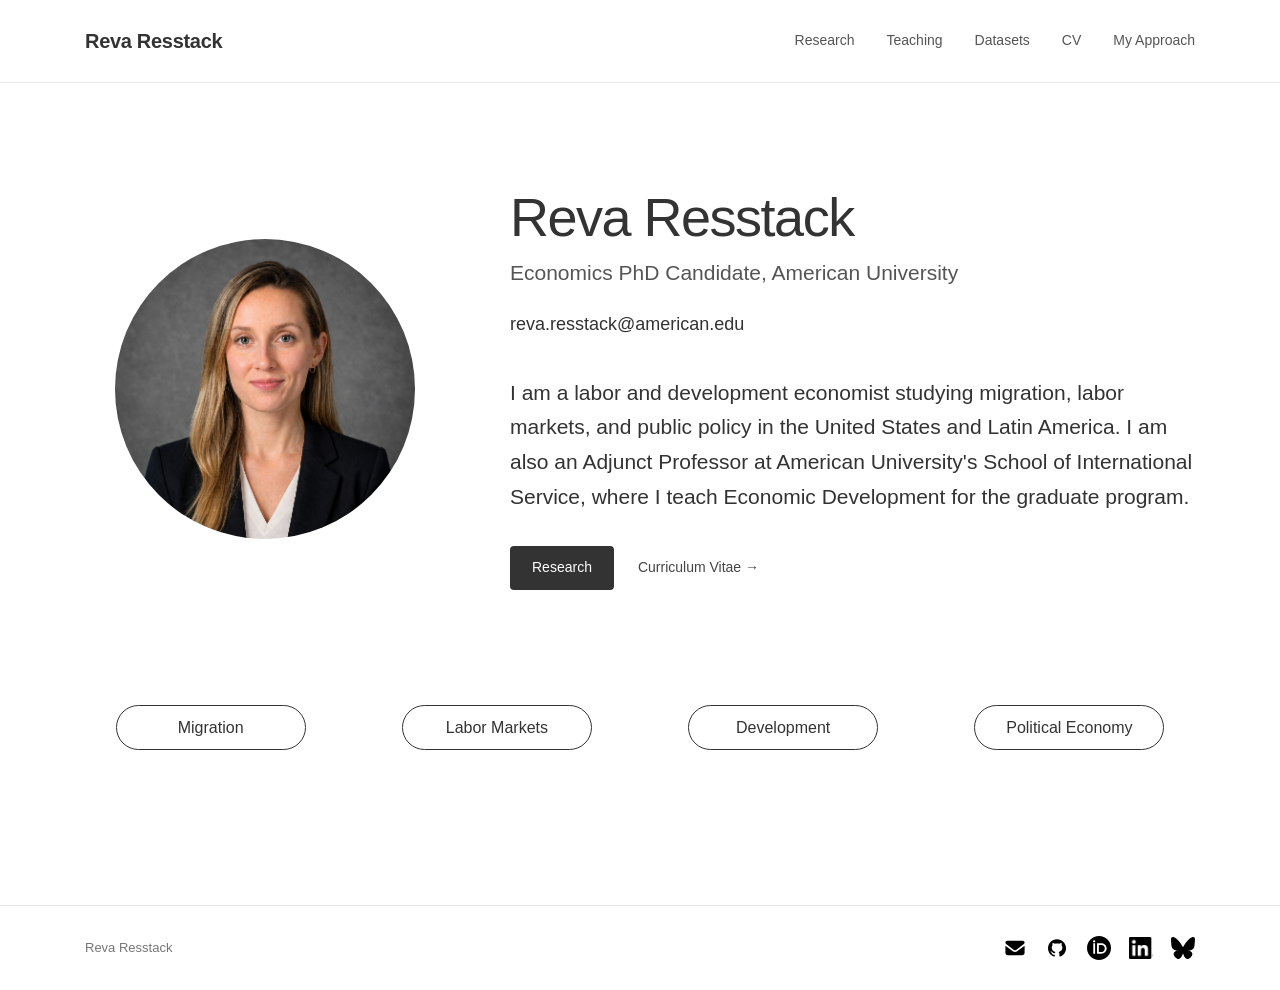
<file: index.html>
<!DOCTYPE html>
<html lang="en">

<head>
    <meta charset="UTF-8">
    <meta name="viewport" content="width=device-width, initial-scale=1.0">

    <title>Reva Resstack | Economist</title>

    <link rel="stylesheet" href="style.css">
</head>

<body>

<header>
    <nav>
        <div class="nav-container">

            <a class="site-name" href="index.html">
                Reva Resstack
            </a>

            <div class="nav-links">
                <a href="research.html">Research</a>
                <a href="teaching.html">Teaching</a>
                <a href="datasets.html">Datasets</a>
                <a href="cv.html">CV</a>
                <!-- <a href="news.html">News</a> -->
                <a href="myapproach.html">My Approach</a>
            </div>

        </div>
    </nav>
</header>


<main>

    <!-- HERO -->
    <section class="hero">

        <div class="hero-image">

            <img src="images/Headshot_RResstack_2.png"
                 alt="Reva Resstack">

        </div>

        <div class="hero-text">

            <h1>Reva Resstack</h1>

            <h2>Economics PhD Candidate, 
                <a href="https://www.american.edu/cas/economics/" target="_blank">
                    American University
                </a>
            </h2>

            <p class="email">
                <a href="mailto:reva.resstack@american.edu">
                    reva.resstack@american.edu
                </a>
            </p>

            <p class="intro">
                I am a labor and development economist studying
                migration, labor markets, and public policy in the United States and Latin America.
                I am also an Adjunct Professor at American University's School of International Service, where I 
                teach Economic Development for the graduate program. 
            </p>

            <!--
            <p>
                My research focuses on how migration policies,
                institutions, and economic conditions shape
                opportunities and decisions for people based on
                where they're located. I study outcomes in
                countries of origin, along the migration process,
                and in countries of destination for both migrants
                and individuals in receiving communities.
            </p>
            -->

            <div class="hero-links">

                <a href="research.html" class="button">
                    Research
                </a>

                <a href="cv.html" class="text-link">
                    Curriculum Vitae →
                </a>

            </div>

        </div>

    </section>


    <!-- RESEARCH AREAS -->

    <section class="research-areas">

        <div class="area">

            <div class="area-circle">
                Migration
            </div>

        </div>


        <div class="area">

            <div class="area-circle">
                Labor Markets
            </div>

        </div>


        <div class="area">

            <div class="area-circle">
                Development
            </div>

        </div>


        <div class="area">

            <div class="area-circle">
                Political Economy
            </div>

        </div>

    </section>


</main>

<footer>

    <div class="footer-container">

        <p>Reva Resstack</p>

        <div class="footer-links">

            <!-- Email -->
            <a href="mailto:reva.resstack@american.edu"
               aria-label="Email">

                <svg xmlns="http://www.w3.org/2000/svg"
                     viewBox="0 0 640 640"
                     aria-hidden="true">
                    <path d="M112 128C85.5 128 64 149.5 64 176C64 191.1 71.1 205.3 83.2 214.4L291.2 370.4C308.3 383.2 331.7 383.2 348.8 370.4L556.8 214.4C568.9 205.3 576 191.1 576 176C576 149.5 554.5 128 528 128L112 128zM64 260L64 448C64 483.3 92.7 512 128 512L512 512C547.3 512 576 483.3 576 448L576 260L377.6 408.8C343.5 434.4 296.5 434.4 262.4 408.8L64 260z"/>
                </svg>

            </a>


            <!-- GitHub -->
            <a href="https://github.com/rresstack"
               target="_blank"
               rel="noopener"
               aria-label="GitHub">

                <img src="images/GitHub_Invertocat_Black_Clearspace.svg" alt="GitHub">

            </a>


            <!-- ORCID -->
            <a href="https://orcid.org/0009-0002-9547-4067"
               target="_blank"
               rel="noopener"
               aria-label="ORCID">

                <img src="images/ORCID-iD_icon_BW_vector.svg" alt="ORCID">

            </a>


            <!-- LinkedIn -->
            <a href="https://www.linkedin.com/in/reva-resstack/"
               target="_blank"
               rel="noopener"
               aria-label="LinkedIn">

                <img src="images/InBug-Black.png" alt="LinkedIn">

            </a>


            <!-- Bluesky -->
            <a href="https://bsky.app/profile/rresstack.bsky.social"
               target="_blank"
               rel="noopener"
               aria-label="Bluesky">

                <img src="images/bluesky_media_kit_logo_transparent_4.svg" alt="Bluesky">

            </a>

        </div>

    </div>

</footer>

</body>

</html>
</file>
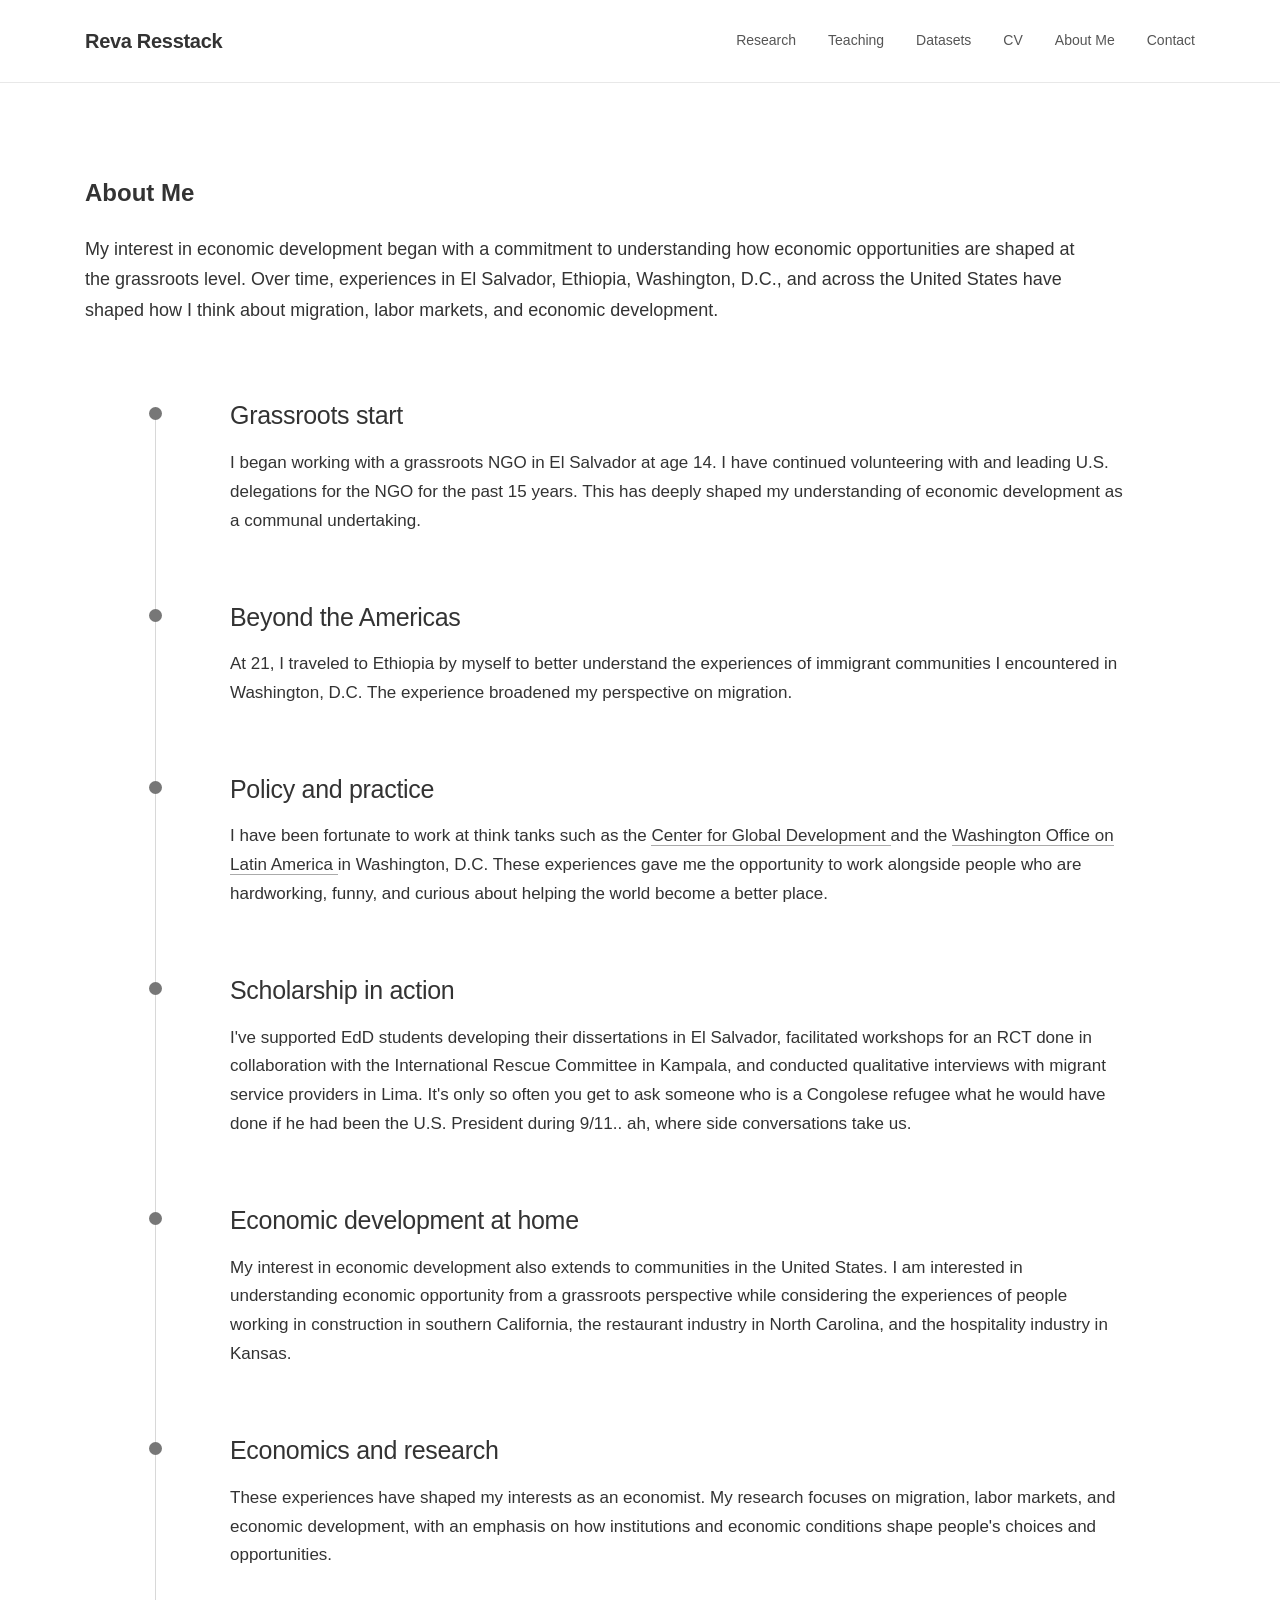
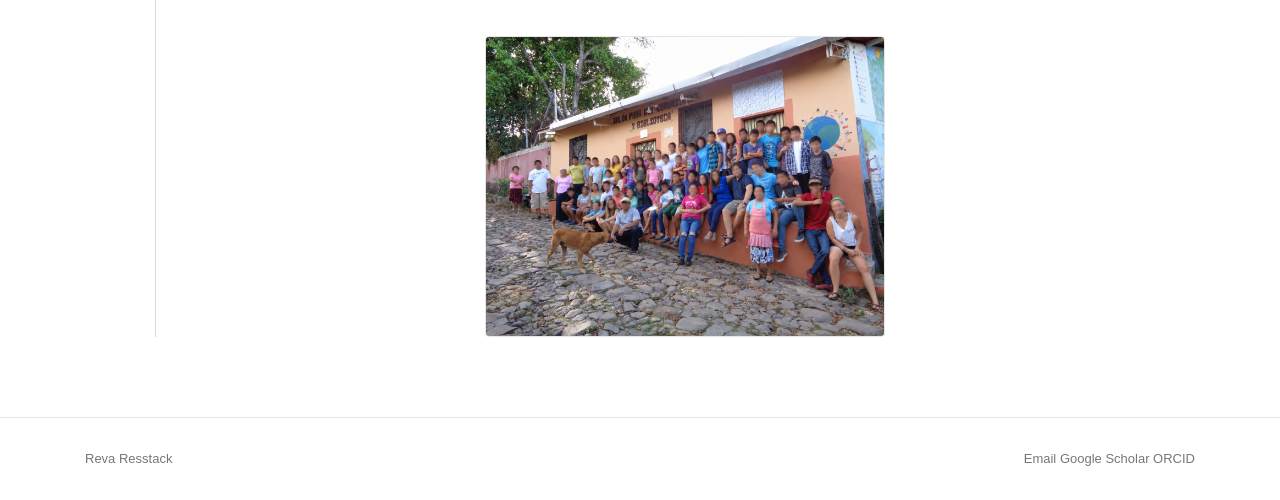
<file: aboutme.html>
<!DOCTYPE html>
<html lang="en">

<head>

    <meta charset="UTF-8">
    <meta name="viewport" content="width=device-width, initial-scale=1.0">

    <title>About Me | Reva Resstack</title>

    <link rel="stylesheet" href="style.css">

</head>


<body>


<header>

    <nav>

        <div class="nav-container">

            <a class="site-name" href="index.html">
                Reva Resstack
            </a>

            <div class="nav-links">

                <a href="research.html">Research</a>
                <a href="teaching.html">Teaching</a>
                <a href="datasets.html">Datasets</a>
                <a href="cv.html">CV</a>
                <!-- <a href="news.html">News</a> -->
                <a href="aboutme.html">About Me</a>
                <a href="contact.html">Contact</a>

            </div>

        </div>

    </nav>

</header>


<main class="page-container">


    <!-- =========================
         INTRODUCTION
         ========================= -->

    <section class="page-header about-header">

        <h1>About Me</h1>

        <p>
            My interest in economic development began with a commitment to
            understanding how economic opportunities are shaped at the
            grassroots level. Over time, experiences in El Salvador, Ethiopia,
            Washington, D.C., and across the United States have shaped how I
            think about migration, labor markets, and economic development.
        </p>

    </section>


    <!-- =========================
         TIMELINE
         ========================= -->

    <section class="timeline">


        <!-- GRASSROOTS BEGINNINGS -->

        <div class="timeline-item">

            <div class="timeline-marker"></div>

            <div class="timeline-content">

                <h2>Grassroots start</h2>

                <p>
                    I began working with a grassroots NGO in El Salvador
                    at age 14. I have continued volunteering with and leading 
                    U.S. delegations for the NGO for the past 15 years. This 
                    has deeply shaped my understanding of economic development
                    as a communal undertaking.
                </p>

            </div>

        </div>


        <!-- ETHIOPIA -->

        <div class="timeline-item">

            <div class="timeline-marker"></div>

            <div class="timeline-content">

                <h2>Beyond the Americas</h2>

                <p>
                    At 21, I traveled to Ethiopia by myself to better
                    understand the experiences of immigrant communities
                    I encountered in Washington, D.C. The experience
                    broadened my perspective on migration.
                </p>

            </div>

        </div>


        <!-- POLICY WORK -->

        <div class="timeline-item">

            <div class="timeline-marker"></div>

            <div class="timeline-content">

                <h2>Policy and practice</h2>

                <p>
                    I have been fortunate to work at think tanks such as the
                    <a href="https://www.cgdev.org/"
                       target="_blank"
                       rel="noopener noreferrer">
                        Center for Global Development
                    </a>
                    and the
                    <a href="https://www.wola.org/"
                       target="_blank"
                       rel="noopener noreferrer">
                        Washington Office on Latin America
                    </a>
                    in Washington, D.C. These experiences gave me the
                    opportunity to work alongside people who are hardworking,
                    funny, and curious about helping the world become a
                    better place.
                </p>

            </div>

        </div>


        <!-- FIELD WORK -->

        <div class="timeline-item">

            <div class="timeline-marker"></div>

            <div class="timeline-content">

                <h2>Scholarship in action</h2>

                <p>
                    I've supported EdD students developing their dissertations 
                    in El Salvador, facilitated workshops for an RCT done in collaboration with 
                    the International Rescue Committee in Kampala, and conducted 
                    qualitative interviews with migrant service providers in Lima. It's only so often you get to ask 
                    someone who is a Congolese refugee what he would have done if he had been the 
                    U.S. President during 9/11.. ah, where side conversations take us.
                </p>

            </div>

        </div>
      
      <!-- UNITED STATES -->

        <div class="timeline-item">

            <div class="timeline-marker"></div>

            <div class="timeline-content">

                <h2>Economic development at home</h2>

                <p>
                    My interest in economic development also extends to
                    communities in the United States. I am interested in
                    understanding economic opportunity from a grassroots
                    perspective while considering the experiences of people working in construction 
                    in southern California, the restaurant industry in North Carolina,
                    and the hospitality industry in Kansas.
                </p>

            </div>

        </div>


        <!-- CURRENT RESEARCH -->

        <div class="timeline-item">

            <div class="timeline-marker"></div>

            <div class="timeline-content">

                <h2>Economics and research</h2>

                <p>
                    These experiences have shaped my interests as an
                    economist. My research focuses on migration, labor
                    markets, and economic development, with an emphasis on
                    how institutions and economic conditions shape people's
                    choices and opportunities.
                </p>

            </div>

        </div>


        <!-- COMMUNITY PHOTO -->

        <div class="timeline-photo">

            <img src="images/Community_Photo.png"
                 alt="Community">

        </div>


    </section>


</main>


<footer>

    <div class="footer-container">

        <p>Reva Resstack</p>

        <div>

            <a href="mailto:reva.resstack@american.edu">
                Email
            </a>

            <a href="#">
                Google Scholar
            </a>

            <a href="#">
                ORCID
            </a>

        </div>

    </div>

</footer>


</body>

</html>
</file>
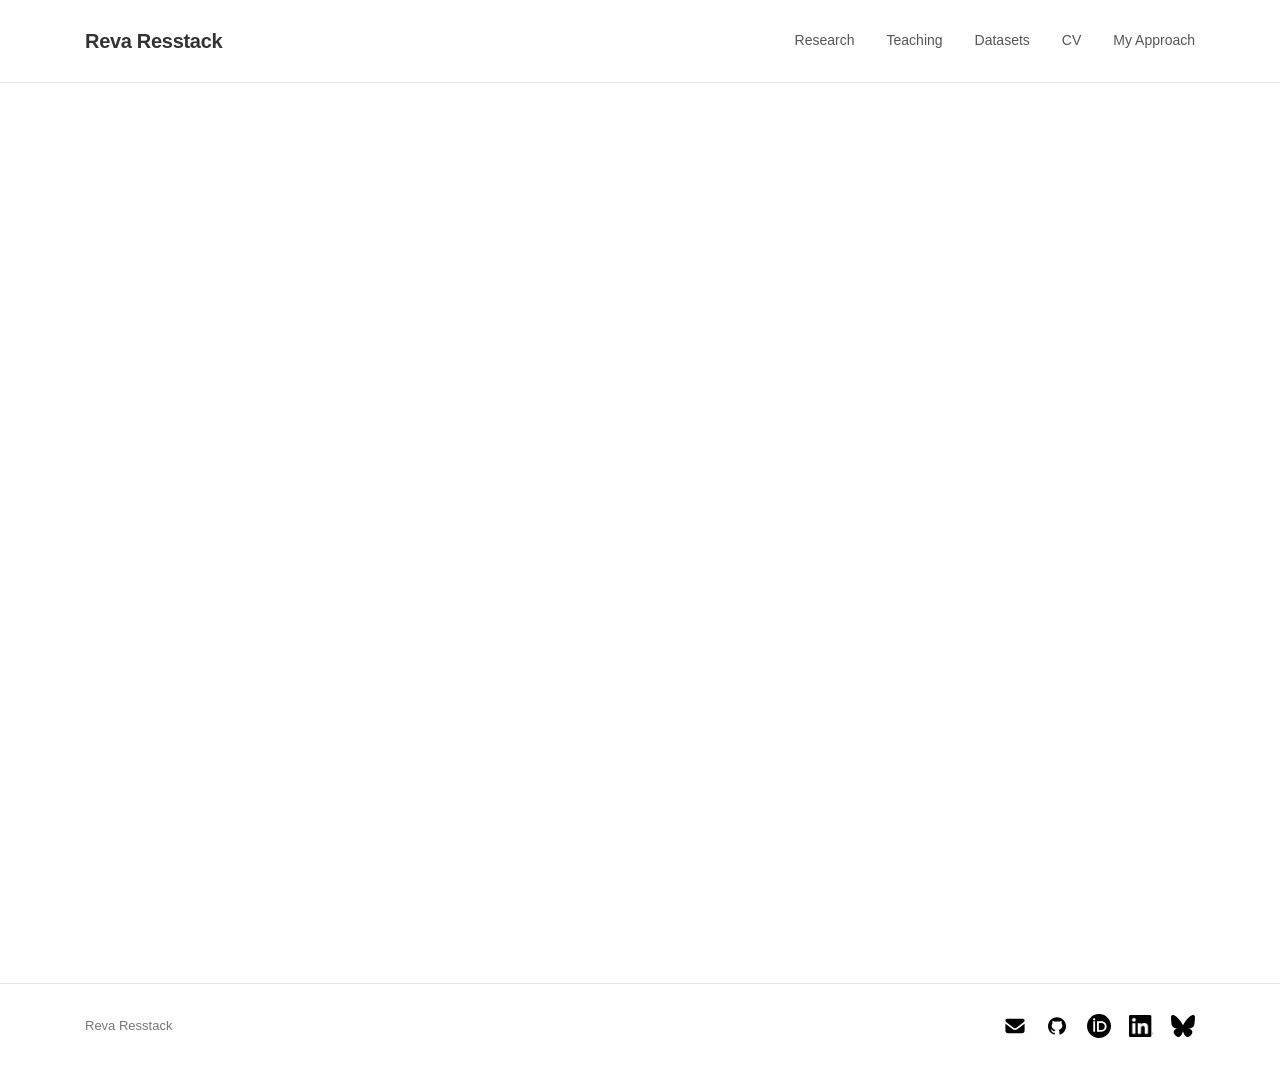
<file: cv.html>
<!DOCTYPE html>
<html lang="en">

<head>
    <meta charset="UTF-8">
    <meta name="viewport" content="width=device-width, initial-scale=1.0">

    <title>CV | Reva Resstack</title>

    <link rel="stylesheet" href="style.css">
</head>

<body>

    <!-- HEADER / NAVIGATION -->
    <header>
        <nav>
            <div class="nav-container">

                <a href="index.html" class="site-name">
                    Reva Resstack
                </a>

                <div class="nav-links">
                    <a href="research.html">Research</a>
                    <a href="teaching.html">Teaching</a>
                    <a href="datasets.html">Datasets</a>
                    <a href="cv.html">CV</a>
                    <a href="myapproach.html">My Approach</a>
                </div>

            </div>
        </nav>
    </header>


    <!-- CV -->
    <main class="cv-container">

        <iframe
            src="files/Reva_Resstack_CV_2026.pdf"
            title="Curriculum Vitae">
        </iframe>

    </main>


    <!-- FOOTER -->
  
<footer>

    <div class="footer-container">

        <p>Reva Resstack</p>

        <div class="footer-links">

            <!-- Email -->
            <a href="mailto:reva.resstack@american.edu"
               aria-label="Email">

                <svg xmlns="http://www.w3.org/2000/svg"
                     viewBox="0 0 640 640"
                     aria-hidden="true">
                    <path d="M112 128C85.5 128 64 149.5 64 176C64 191.1 71.1 205.3 83.2 214.4L291.2 370.4C308.3 383.2 331.7 383.2 348.8 370.4L556.8 214.4C568.9 205.3 576 191.1 576 176C576 149.5 554.5 128 528 128L112 128zM64 260L64 448C64 483.3 92.7 512 128 512L512 512C547.3 512 576 483.3 576 448L576 260L377.6 408.8C343.5 434.4 296.5 434.4 262.4 408.8L64 260z"/>
                </svg>

            </a>


            <!-- GitHub -->
            <a href="https://github.com/rresstack"
               target="_blank"
               rel="noopener"
               aria-label="GitHub">

                <img src="images/GitHub_Invertocat_Black_Clearspace.svg" alt="GitHub">

            </a>


            <!-- ORCID -->
            <a href="https://orcid.org/0009-0002-9547-4067"
               target="_blank"
               rel="noopener"
               aria-label="ORCID">

                <img src="images/ORCID-iD_icon_BW_vector.svg" alt="ORCID">

            </a>


            <!-- LinkedIn -->
            <a href="https://www.linkedin.com/in/reva-resstack/"
               target="_blank"
               rel="noopener"
               aria-label="LinkedIn">

                <img src="images/InBug-Black.png" alt="LinkedIn">

            </a>


            <!-- Bluesky -->
            <a href="https://bsky.app/profile/rresstack.bsky.social"
               target="_blank"
               rel="noopener"
               aria-label="Bluesky">

                <img src="images/bluesky_media_kit_logo_transparent_4.svg" alt="Bluesky">

            </a>

        </div>

    </div>

</footer>
  
</body>
</html>
</file>
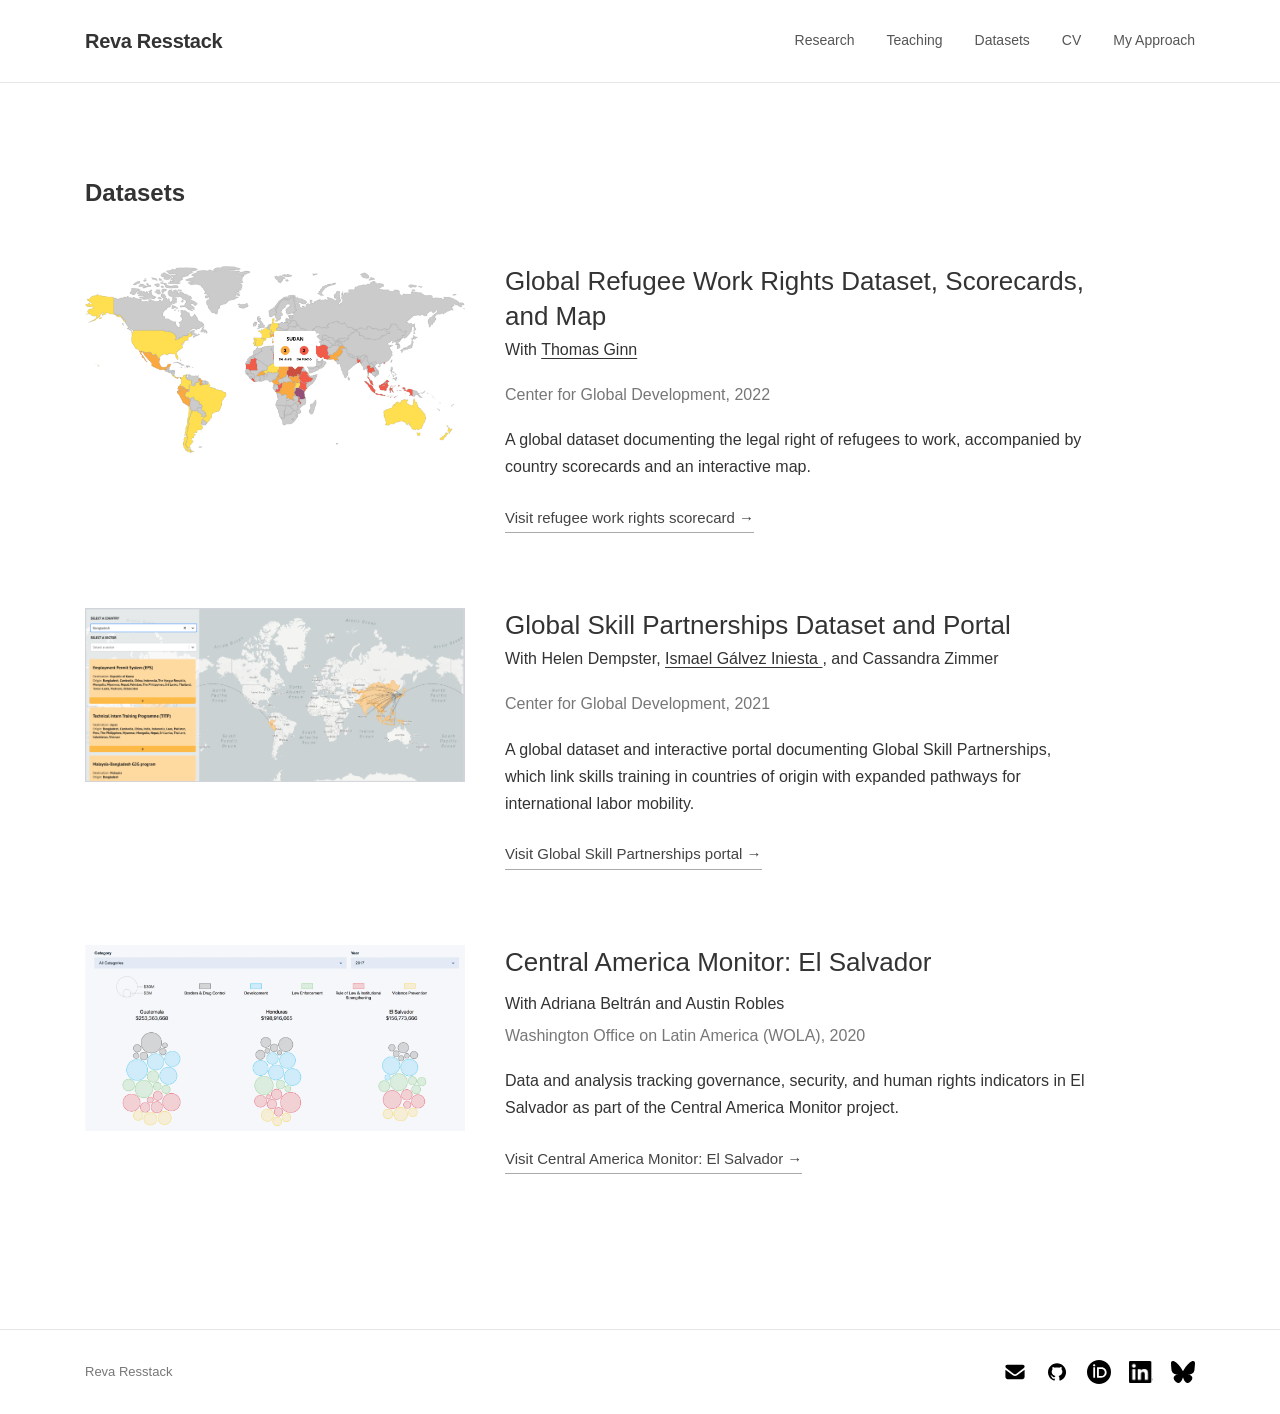
<file: datasets.html>
<!DOCTYPE html>
<html lang="en">

<head>
    <meta charset="UTF-8">
    <meta name="viewport" content="width=device-width, initial-scale=1.0">

    <title>Datasets | Reva Resstack</title>

    <link rel="stylesheet" href="style.css">
</head>

<body>

    <header>
        <nav>
            <div class="nav-container">

                <a class="site-name" href="index.html">
                    Reva Resstack
                </a>

                <div class="nav-links">
                    <a href="research.html">Research</a>
                    <a href="teaching.html">Teaching</a>
                    <a href="datasets.html">Datasets</a>
                    <a href="cv.html">CV</a>
                    <!-- <a href="news.html">News</a> -->
                    <a href="myapproach.html">My Approach</a>
                </div>

            </div>
        </nav>
    </header>


    <main class="page-container">

        <section class="page-header">

            <h1>Datasets</h1>

            <!-- <p>
                I have developed and contributed to several publicly available
                datasets on migration, refugee work rights, and governance.
            </p> -->

        </section>


        <section class="datasets-section">


            <!-- GLOBAL REFUGEE WORK RIGHTS -->

            <div class="dataset-row">

                <div class="dataset-image">

                    <img
                        src="images/RAWR-map.png"
                        alt="Global Refugee Work Rights map"
                    >

                </div>


                <div class="dataset-content">

                    <h2>
                        Global Refugee Work Rights Dataset, Scorecards, and Map
                    </h2>

                    <p class="coauthors">
                        With 
                      <a 
                        href="https://www.thomasginn.org/" target="_blank">Thomas Ginn
                      </a>
                    </p>

                    <p class="dataset-institution">
                        Center for Global Development, 2022
                    </p>

                    <p>
                        A global dataset documenting the legal right of refugees
                        to work, accompanied by country scorecards and an interactive
                        map.
                    </p>

                    <a
                        href="https://refugeeworkrights.org/scorecard/"
                        target="_blank"
                        rel="noopener noreferrer"
                        class="dataset-link"
                    >
                        Visit refugee work rights scorecard →
                    </a>

                </div>

            </div>


            <!-- GLOBAL SKILL PARTNERSHIPS -->

            <div class="dataset-row">

                <div class="dataset-image">

                    <img
                        src="images/GSP-map.png"
                        alt="Global Skill Partnerships map"
                    >

                </div>


                <div class="dataset-content">

                    <h2>
                        Global Skill Partnerships Dataset and Portal
                    </h2>

                    <p class="coauthors">
                      With Helen Dempster, 
                      <a 
                        href="https://sites.google.com/view/ismaelgalvez/home?pli=1&authuser=0" target="_blank">Ismael Gálvez Iniesta
                      </a>, 
                      and Cassandra Zimmer
                    </p>

                    <p class="dataset-institution">
                        Center for Global Development, 2021
                    </p>

                    <p>
                        A global dataset and interactive portal documenting
                        Global Skill Partnerships, which link skills training
                        in countries of origin with expanded pathways for
                        international labor mobility.
                    </p>

                    <a
                        href="https://gsp.cgdev.org"
                        target="_blank"
                        rel="noopener noreferrer"
                        class="dataset-link"
                    >
                        Visit Global Skill Partnerships portal →
                    </a>

                    <!--
                    <p class="dataset-note">
                        Covered by the World Bank Blog.
                    </p>
                    -->

                </div>

            </div>


            <!-- CENTRAL AMERICA MONITOR -->

            <div class="dataset-row">

                <div class="dataset-image">

                    <img
                        src="images/CAM-dashboard.png"
                        alt="Central America Monitor dashboard"
                    >

                </div>


                <div class="dataset-content">

                    <h2>
                        Central America Monitor: El Salvador
                    </h2>

                    <p class="dataset-authors">
                        With Adriana Beltrán and Austin Robles
                    </p>

                    <p class="dataset-institution">
                        Washington Office on Latin America (WOLA), 2020
                    </p>

                    <p>
                        Data and analysis tracking governance, security, and
                        human rights indicators in El Salvador as part of the
                        Central America Monitor project.
                    </p>

                    <a
                        href="https://www.wola.org/multimedia/good-governance-needs-good-data-the-central-america-monitor-looks-ahead/"
                        target="_blank"
                        rel="noopener noreferrer"
                        class="dataset-link"
                    >
                        Visit Central America Monitor: El Salvador →
                    </a>

                </div>

            </div>


        </section>

    </main>

  
<footer>

    <div class="footer-container">

        <p>Reva Resstack</p>

        <div class="footer-links">

            <!-- Email -->
            <a href="mailto:reva.resstack@american.edu"
               aria-label="Email">

                <svg xmlns="http://www.w3.org/2000/svg"
                     viewBox="0 0 640 640"
                     aria-hidden="true">
                    <path d="M112 128C85.5 128 64 149.5 64 176C64 191.1 71.1 205.3 83.2 214.4L291.2 370.4C308.3 383.2 331.7 383.2 348.8 370.4L556.8 214.4C568.9 205.3 576 191.1 576 176C576 149.5 554.5 128 528 128L112 128zM64 260L64 448C64 483.3 92.7 512 128 512L512 512C547.3 512 576 483.3 576 448L576 260L377.6 408.8C343.5 434.4 296.5 434.4 262.4 408.8L64 260z"/>
                </svg>

            </a>


            <!-- GitHub -->
            <a href="https://github.com/rresstack"
               target="_blank"
               rel="noopener"
               aria-label="GitHub">

                <img src="images/GitHub_Invertocat_Black_Clearspace.svg" alt="GitHub">

            </a>


            <!-- ORCID -->
            <a href="https://orcid.org/0009-0002-9547-4067"
               target="_blank"
               rel="noopener"
               aria-label="ORCID">

                <img src="images/ORCID-iD_icon_BW_vector.svg" alt="ORCID">

            </a>


            <!-- LinkedIn -->
            <a href="https://www.linkedin.com/in/reva-resstack/"
               target="_blank"
               rel="noopener"
               aria-label="LinkedIn">

                <img src="images/InBug-Black.png" alt="LinkedIn">

            </a>


            <!-- Bluesky -->
            <a href="https://bsky.app/profile/rresstack.bsky.social"
               target="_blank"
               rel="noopener"
               aria-label="Bluesky">

                <img src="images/bluesky_media_kit_logo_transparent_4.svg" alt="Bluesky">

            </a>

        </div>

    </div>

</footer>

</body>

</html>
</file>
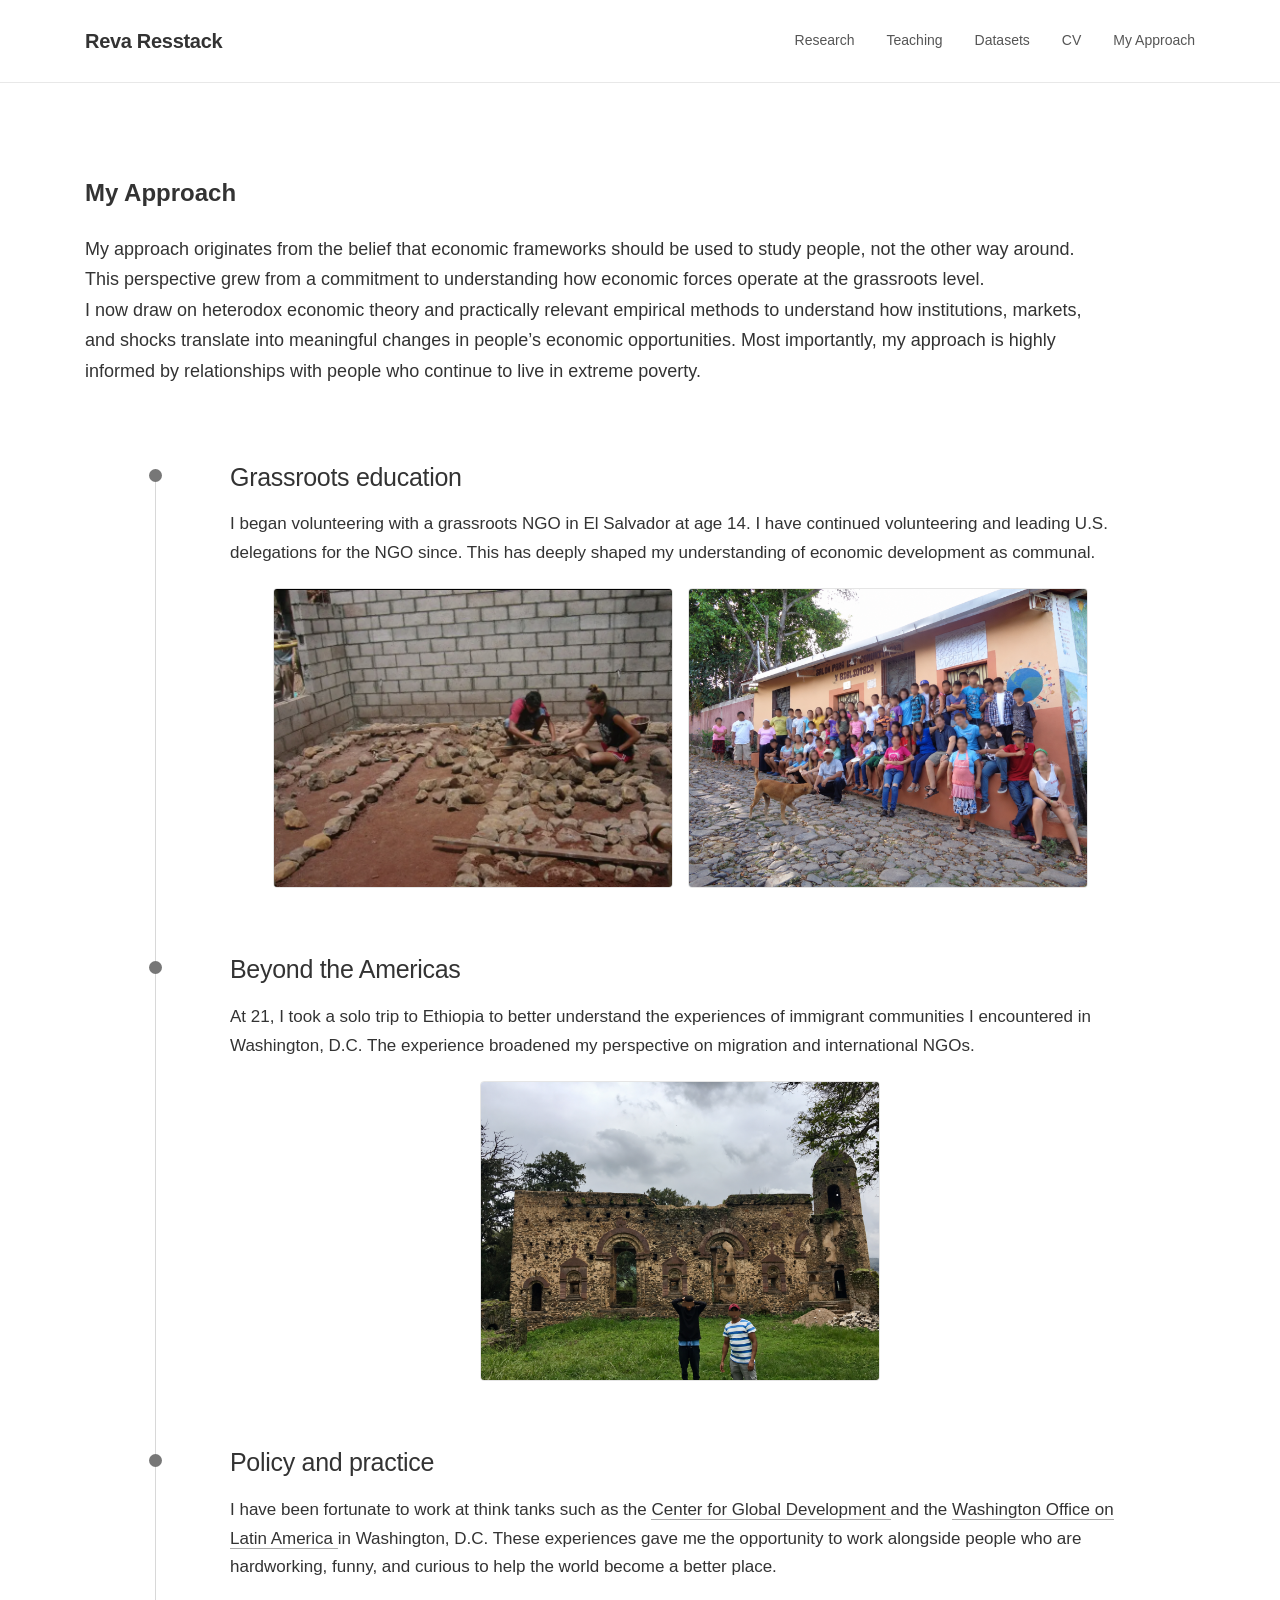
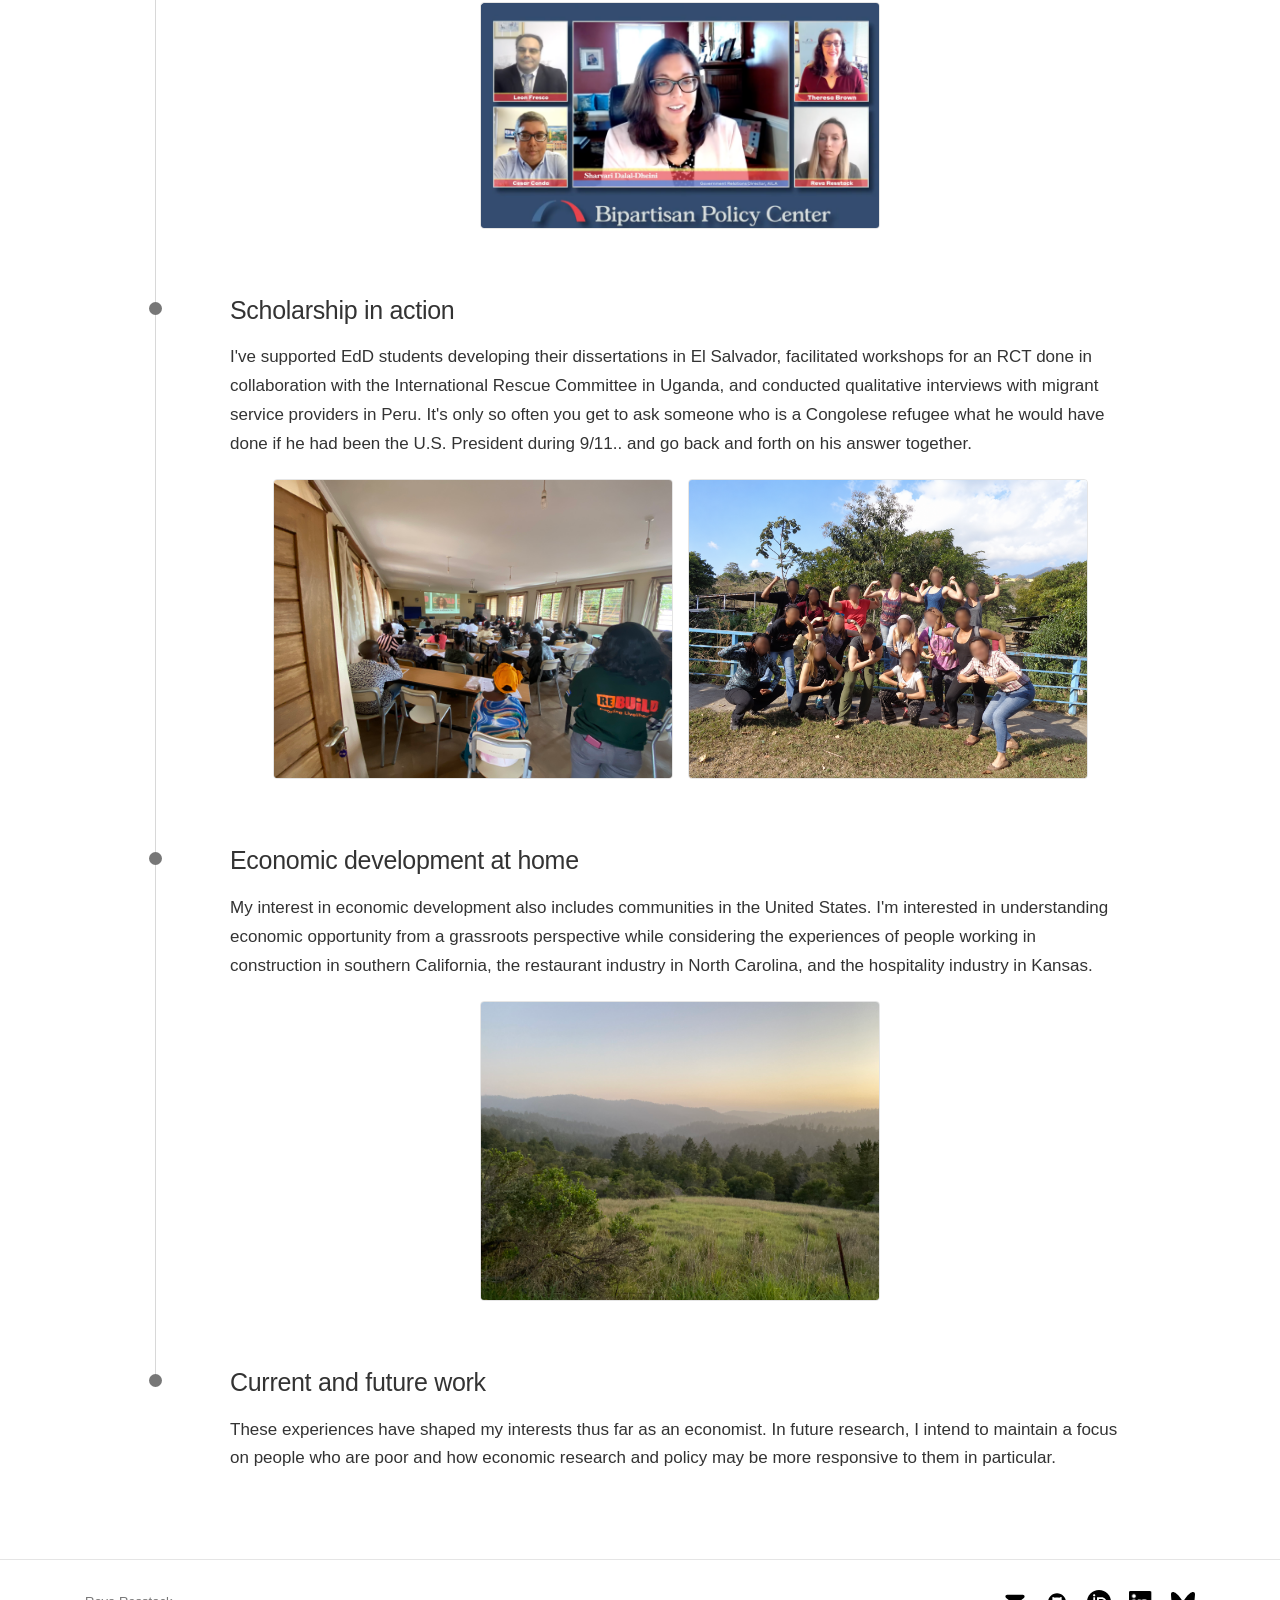
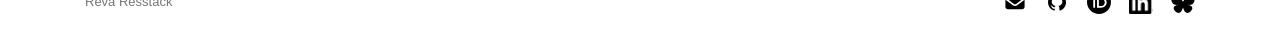
<file: myapproach.html>
<!DOCTYPE html>
<html lang="en">

<head>

    <meta charset="UTF-8">
    <meta name="viewport" content="width=device-width, initial-scale=1.0">

    <title>My Approach | Reva Resstack</title>

    <link rel="stylesheet" href="style.css">

</head>


<body>


<header>

    <nav>

        <div class="nav-container">

            <a class="site-name" href="index.html">
                Reva Resstack
            </a>

            <div class="nav-links">

                <a href="research.html">Research</a>
                <a href="teaching.html">Teaching</a>
                <a href="datasets.html">Datasets</a>
                <a href="cv.html">CV</a>
                <!-- <a href="news.html">News</a> -->
                <a href="myapproach.html">My Approach</a>

            </div>

        </div>

    </nav>

</header>


<main class="page-container">


    <!-- =========================
         INTRODUCTION
         ========================= -->

    <section class="page-header about-header">

        <h1>My Approach</h1>

        <p>
            My approach originates from the belief that economic frameworks should 
            be used to study people, not the other way around. This perspective grew 
            from a commitment to understanding how economic forces operate at the grassroots 
            level. 
        </p>
          
        <p>
            I now draw on heterodox economic theory and practically 
            relevant empirical methods to understand how institutions, markets, and shocks 
            translate into meaningful changes in people’s economic opportunities. Most 
            importantly, my approach is highly informed by relationships with people who 
            continue to live in extreme poverty.

        </p>

    </section>


    <!-- =========================
         TIMELINE
         ========================= -->

    <section class="timeline">


        <!-- GRASSROOTS BEGINNINGS -->

        <div class="timeline-item">
        
            <div class="timeline-marker"></div>
        
            <div class="timeline-content">
        
                <h2>Grassroots education</h2>
        
                <p>
                    I began volunteering with a grassroots NGO in El Salvador
                    at age 14. I have continued volunteering and leading
                    U.S. delegations for the NGO since. This has deeply shaped 
                    my understanding of economic development as communal.
                </p>
        
                <div class="timeline-photo">
        
                  <img src="images/ES-2012.jpg"
                         alt="ElSal">
                  <img src="images/Community_Photo.png"
                         alt="Community">
        
                </div>
        
            </div>
        
        </div>


        <!-- ETHIOPIA -->

        <div class="timeline-item">

            <div class="timeline-marker"></div>

            <div class="timeline-content">

                <h2>Beyond the Americas</h2>

                <p>
                    At 21, I took a solo trip to Ethiopia to better
                    understand the experiences of immigrant communities
                    I encountered in Washington, D.C. The experience
                    broadened my perspective on migration and international
                    NGOs.
                </p>
              
                  <div class="timeline-photo">
          
                      <img src="images/ET-photo2.png"
                           alt="Ethiopia">
          
                  </div>
            </div>

        </div>


        <!-- POLICY WORK -->

        <div class="timeline-item">

            <div class="timeline-marker"></div>

            <div class="timeline-content">

                <h2>Policy and practice</h2>

                <p>
                    I have been fortunate to work at think tanks such as the
                    <a href="https://www.cgdev.org/"
                       target="_blank"
                       rel="noopener noreferrer">
                        Center for Global Development
                    </a>
                    and the
                    <a href="https://www.wola.org/"
                       target="_blank"
                       rel="noopener noreferrer">
                        Washington Office on Latin America
                    </a>
                    in Washington, D.C. These experiences gave me the
                    opportunity to work alongside people who are hardworking,
                    funny, and curious to help the world become a
                    better place.
                </p>

                <div class="timeline-photo">
          
                      <img src="images/BPC_event.png"
                           alt="BPCevent">
          
                  </div>

            </div>

        </div>


        <!-- FIELD WORK -->

        <div class="timeline-item">

            <div class="timeline-marker"></div>

            <div class="timeline-content">

                <h2>Scholarship in action</h2>

                <p>
                    I've supported EdD students developing their dissertations 
                    in El Salvador, facilitated workshops for an RCT done in collaboration with 
                    the International Rescue Committee in Uganda, and conducted 
                    qualitative interviews with migrant service providers in Peru. It's only so often you get to ask 
                    someone who is a Congolese refugee what he would have done if he had been the 
                    U.S. President during 9/11.. and go back and forth on his answer together.
                </p>

                  <div class="timeline-photo">
          
                      <img src="images/ReBuild2.jpg"
                           alt="Rebuild">
                      <img src="images/ESfieldwork.png"
                           alt="ElSalvador">          
                  </div>

            </div>

        </div>
      
      <!-- UNITED STATES -->

        <div class="timeline-item">

            <div class="timeline-marker"></div>

            <div class="timeline-content">

                <h2>Economic development at home</h2>

                <p>
                    My interest in economic development also includes
                    communities in the United States. I'm interested in
                    understanding economic opportunity from a grassroots
                    perspective while considering the experiences of people working in construction 
                    in southern California, the restaurant industry in North Carolina,
                    and the hospitality industry in Kansas. 
                </p>

                <div class="timeline-photo">
                      <img src="images/LaHonda2.JPG"
                           alt="USfarm">      
                  </div>

            </div>

        </div>


        <!-- CURRENT RESEARCH -->

        <div class="timeline-item">

            <div class="timeline-marker"></div>

            <div class="timeline-content">

                <h2>Current and future work</h2>

                <p>
                    These experiences have shaped my interests thus far as an
                    economist. In future research, I intend to maintain a focus on
                    people who are poor and how economic research and policy may 
                    be more responsive to them in particular.
                </p>


            </div>

        </div>

    </section>


</main>



<footer>

    <div class="footer-container">

        <p>Reva Resstack</p>

        <div class="footer-links">

            <!-- Email -->
            <a href="mailto:reva.resstack@american.edu"
               aria-label="Email">

                <svg xmlns="http://www.w3.org/2000/svg"
                     viewBox="0 0 640 640"
                     aria-hidden="true">
                    <path d="M112 128C85.5 128 64 149.5 64 176C64 191.1 71.1 205.3 83.2 214.4L291.2 370.4C308.3 383.2 331.7 383.2 348.8 370.4L556.8 214.4C568.9 205.3 576 191.1 576 176C576 149.5 554.5 128 528 128L112 128zM64 260L64 448C64 483.3 92.7 512 128 512L512 512C547.3 512 576 483.3 576 448L576 260L377.6 408.8C343.5 434.4 296.5 434.4 262.4 408.8L64 260z"/>
                </svg>

            </a>


            <!-- GitHub -->
            <a href="https://github.com/rresstack"
               target="_blank"
               rel="noopener"
               aria-label="GitHub">

                <img src="images/GitHub_Invertocat_Black_Clearspace.svg" alt="GitHub">

            </a>


            <!-- ORCID -->
            <a href="https://orcid.org/0009-0002-9547-4067"
               target="_blank"
               rel="noopener"
               aria-label="ORCID">

                <img src="images/ORCID-iD_icon_BW_vector.svg" alt="ORCID">

            </a>


            <!-- LinkedIn -->
            <a href="https://www.linkedin.com/in/reva-resstack/"
               target="_blank"
               rel="noopener"
               aria-label="LinkedIn">

                <img src="images/InBug-Black.png" alt="LinkedIn">

            </a>


            <!-- Bluesky -->
            <a href="https://bsky.app/profile/rresstack.bsky.social"
               target="_blank"
               rel="noopener"
               aria-label="Bluesky">

                <img src="images/bluesky_media_kit_logo_transparent_4.svg" alt="Bluesky">

            </a>

        </div>

    </div>

</footer>

</body>

</html>
</file>
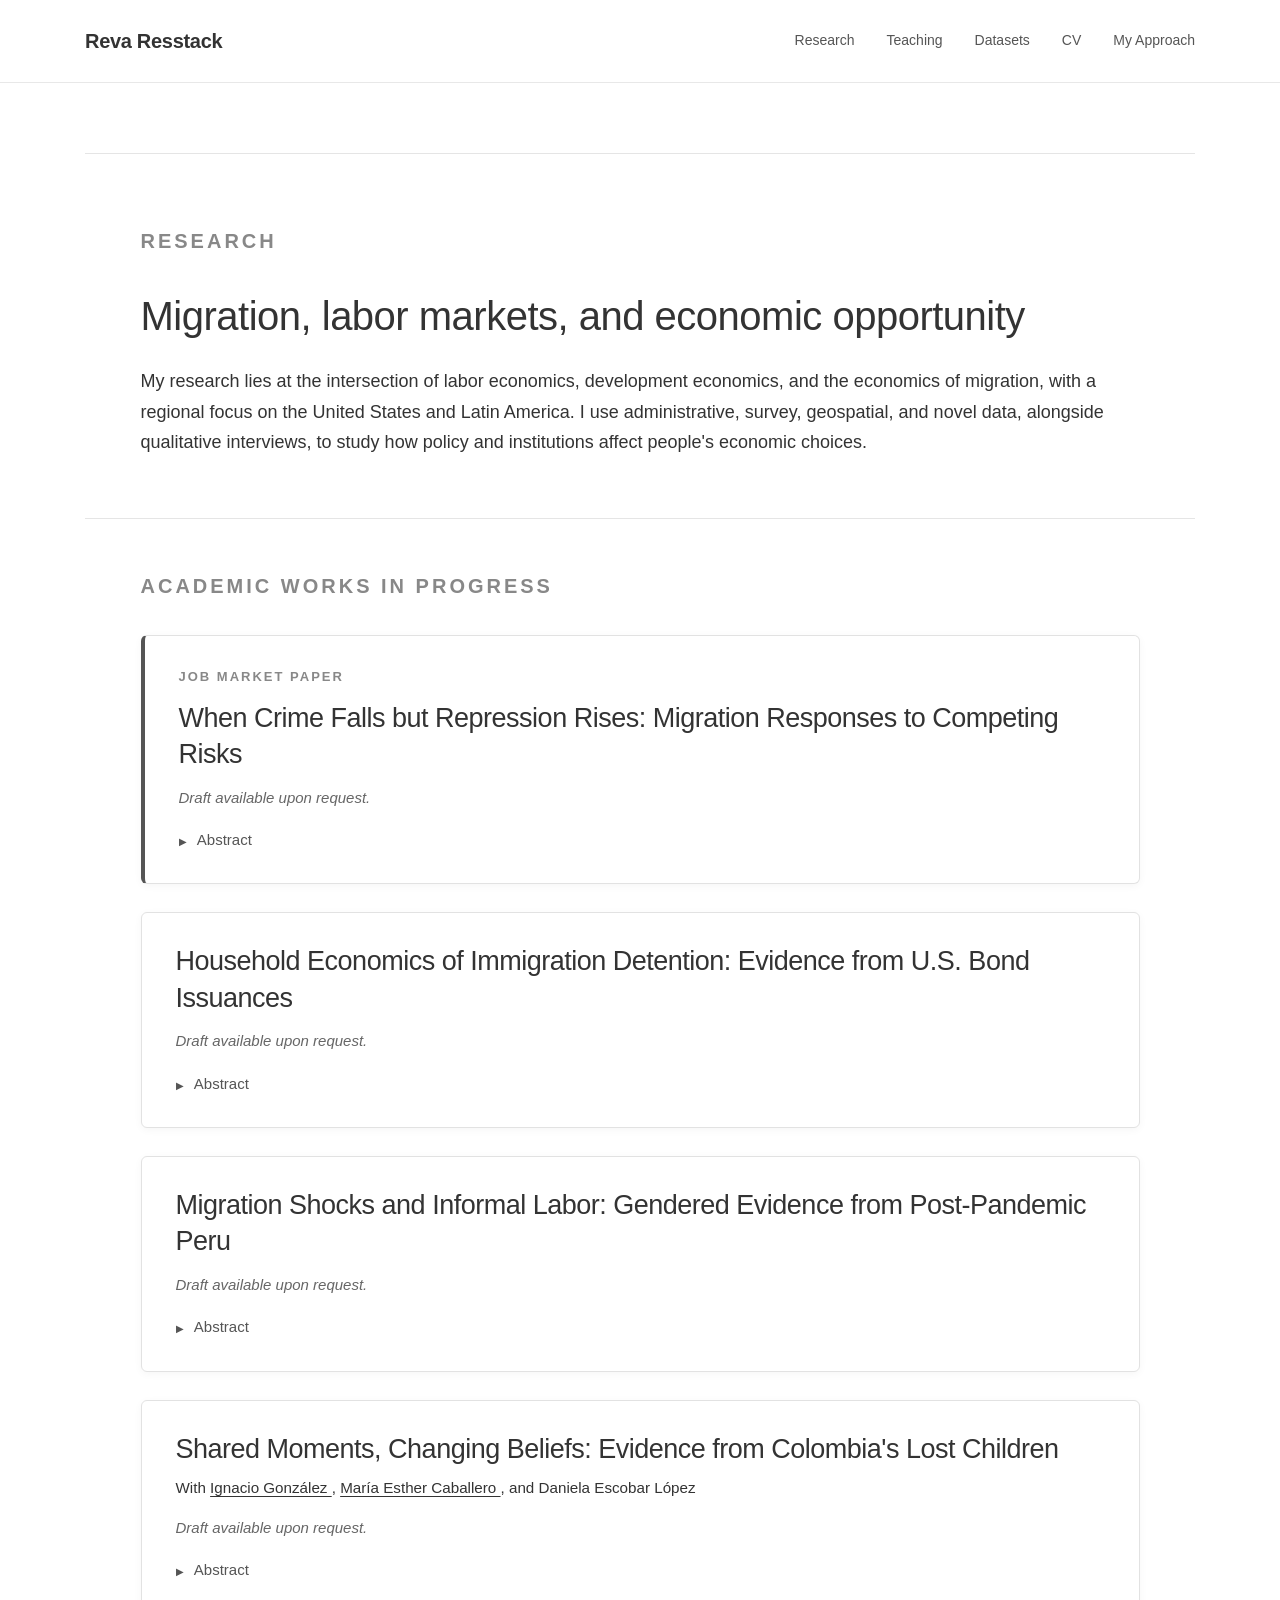
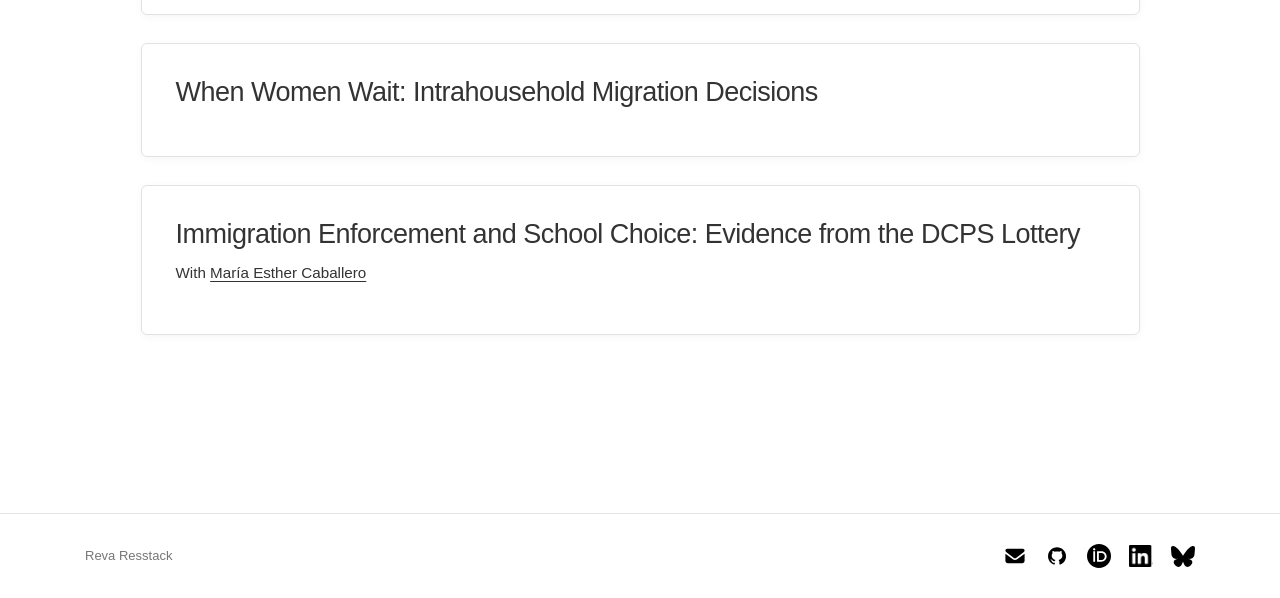
<file: research.html>
<!DOCTYPE html>
<html lang="en">

<head>
    <meta charset="UTF-8">
    <meta name="viewport" content="width=device-width, initial-scale=1.0">

    <title>Research | Reva Resstack</title>

    <link rel="stylesheet" href="style.css">
</head>

<body>

    <!-- NAVIGATION -->

    <header>
        <nav>
            <div class="nav-container">

                <a class="site-name" href="index.html">
                    Reva Resstack
                </a>

                <div class="nav-links">
                    <a href="research.html">Research</a>
                    <a href="teaching.html">Teaching</a>
                    <a href="datasets.html">Datasets</a>
                    <a href="cv.html">CV</a>
                    <!-- <a href="news.html">News</a> -->
                    <a href="myapproach.html">My Approach</a>
                </div>

            </div>
        </nav>
    </header>


    <main>

        <!-- RESEARCH INTRODUCTION -->

        <section class="section research-intro">

            <div class="section-label">
                RESEARCH
            </div>

            <h1 class="research-title">
                Migration, labor markets, and economic opportunity
            </h1>

            <p>
                My research lies at the intersection of labor economics,
                development economics, and the economics of migration, with
                a regional focus on the United States and Latin America.
                I use administrative, survey, geospatial, and novel data, alongside qualitative interviews, 
                to study how policy and institutions affect people's economic choices.
            </p>

        </section>


        <!-- ACADEMIC WORKS IN PROGRESS -->

        <section class="section works-section">

            <div class="section-label">
                ACADEMIC WORKS IN PROGRESS
            </div>


            <!-- JOB MARKET PAPER -->

            <article class="paper-card job-market-card">

                <div class="paper-label">
                    JOB MARKET PAPER
                </div>

                <h2>
                    When Crime Falls but Repression Rises:
                    Migration Responses to Competing Risks
                </h2>

              <p class="draft-note">
                    Draft available upon request.
                </p>

                <details class="abstract-box">

                    <summary>
                        Abstract
                    </summary>

                    <p>
                        How do households respond to changes in security risk,
                        and for whom do these changes alter migration decisions?
                        This paper examines migration responses to El Salvador's
                        2022 State of Exception, a large-scale shift in the
                        country's security environment. I combine nationally
                        representative data on household migration and
                        characteristics with municipality-level violence
                        measures, leaked State of Exception arrest data, and
                        public opinion polling data on perceptions of insecurity
                        to explore this relationship.
                    </p>

                    <p>
                        While reductions in criminal violence may reduce migration
                        incentives, expanded state enforcement may generate new
                        risks. The results show substantial heterogeneity in migration
                        responses, suggesting that households respond not simply
                        to whether security improves, but to how their expected
                        risk changes and their capacity to respond. As governments
                        consider El Salvador's State of Exception as a model for
                        security policy, these findings highlight an important
                        tradeoff: improvements in public safety may alter migration
                        incentives differently across households depending on how
                        the policy changes their exposure to both criminal and
                        state-related risks.
              
                    <!--
                    <p>
                        These risks may differ by income: higher-income
                        households may respond to the threat of high-profile
                        arrests, while lower-income households may face greater
                        exposure to broad enforcement and arrests based on
                        perceived gang association.
                    </p>
                    -->

                </details>

                <!--
                <a href="YOUR-JMP-LINK-HERE"
                   target="_blank"
                   rel="noopener noreferrer"
                   class="paper-link">
                    Paper →
                </a>
                -->

            </article>


            <!-- IMMIGRATION DETENTION -->

            <article class="paper-card">

                <h2>
                    Household Economics of Immigration Detention:
                    Evidence from U.S. Bond Issuances
                </h2>

                <p class="draft-note">
                    Draft available upon request.
                </p>
              
                <details class="abstract-box">

                    <summary>
                        Abstract
                    </summary>

                    <p>
                        Immigration detention removes workers from households and local 
                        labor markets, but its economic costs are largely unknown. I 
                        exploit a recent Board of Immigration Appeals (BIA) ruling that 
                        sharply reduced eligibility for bond among detained migrants in 
                        the United States to estimate the economic effects of detention. 
                        Using the ruling's differential impact across individuals, I find 
                        that increased detention reduces household employment and income and 
                        generates spillovers to local industries with greater exposure to 
                        affected workers. Effects are concentrated among households with fewer 
                        alternative earners and industries more reliant on immigrant labor. 
                        The results show that immigration enforcement generates substantial economic 
                        costs beyond the individuals directly subject to detention, affecting 
                        household labor supply and local production.
                    </p>
                </details>

                <!--
                <a href="YOUR-PAPER-LINK-HERE"
                   target="_blank"
                   rel="noopener noreferrer"
                   class="paper-link">
                    Paper →
                </a>
                -->

            </article>
          
          <!-- MIGRATION SHOCKS AND INFORMAL LABOR -->

            <article class="paper-card">

                <h2>
                    Migration Shocks and Informal Labor:
                    Gendered Evidence from Post-Pandemic Peru
                </h2>

                <p class="draft-note">
                    Draft available upon request.
                </p>
              
              <details class="abstract-box">

                    <summary>
                        Abstract
                    </summary>

                    <p>
                        This paper examines how Venezuelan migration affected the
                        labor market outcomes of Peruvian women, with a focus on
                        adjustment in the informal sector before and after the
                        COVID-19 pandemic. Rather than treating the post-pandemic
                        period as merely a longer time horizon, I use it to examine 
                        whether the labor market margins through which migration 
                        affects native workers change over time.

                    </p>

                    <p>
                        Using nationally representative household survey data
                        and a gender-specific shift-share instrument, I estimate
                        the causal effects of migration on labor force participation,
                        informal employment, and labor income. I find that Venezuelan
                        migration reduced labor force participation among Peruvian
                        women while increasing labor income among those who remained
                        employed in the informal sector. These results attenuate
                        by 2022.
                    </p>

                    <p>
                        My findings suggest that migration altered the composition
                        of women's participation in the informal labor market,
                        highlighting the importance of considering multiple margins
                        of labor market adjustment when evaluating the distributional
                        consequences of migration for women in highly informal
                        economies, particularly following the COVID-19 pandemic.
                    </p>

                </details>

                <!--
                <a href="YOUR-PAPER-LINK-HERE"
                   target="_blank"
                   rel="noopener noreferrer"
                   class="paper-link">
                    Paper →
                </a>
                -->

            </article>
          
            <!-- LOST CHILDREN -->

            <article class="paper-card">

                <h2>
                    Shared Moments, Changing Beliefs:
                    Evidence from Colombia's Lost Children
                </h2>

               <p class="coauthors"> 
                 With 
                 <a 
                   href="https://www.ignacioglz.com/" target="_blank" rel="noopener noreferrer"> 
                   Ignacio González
                 </a>,  
                 <a 
                   href="https://sites.google.com/view/mariaesthercaballero?pli=1&authuser=0" target="_blank" rel="noopener noreferrer"> 
                   María Esther Caballero
                 </a>, and 
                  Daniela Escobar López
               </p>

                <p class="draft-note">
                    Draft available upon request.
                </p>
              
                <details class="abstract-box">

                    <summary>
                        Abstract
                    </summary>

                    <p>
                        We study how a highly salient national event shapes perceptions of a minority group.
                        Our setting is the 2023 rescue of the four Indigenous children who survived for forty
                        days in the Colombian Amazon following a plane crash. The rescue received extensive
                        media coverage in Colombia and abroad, and media accounts emphasized the role of
                        Indigenous people in locating and rescuing the children. Using variation in interview
                        timing around the rescue in a nationally representative survey, we estimate the effect of
                        the event on views toward Indigenous communities. Respondents interviewed after the
                        rescue expressed significantly more favorable views, especially among those who identify
                        as right-wing, whose pre-existing views left greater room for updating. We also find
                        evidence of increased Indigenous self-identification, even though ethnic identities are
                        generally regarded as relatively stable. More broadly, our findings highlight the role of
                        salient collective experiences in shaping social beliefs and identities.
                    </p>

                </details>

                <!--
                <a href="YOUR-PAPER-LINK-HERE"
                   target="_blank"
                   rel="noopener noreferrer"
                   class="paper-link">
                    Paper →
                </a>
                -->

            </article>
  
            <!-- WHEN WOMEN WAIT -->

            <article class="paper-card">

                <h2>
                    When Women Wait:
                    Intrahousehold Migration Decisions
                </h2>

               <!--
                <details class="abstract-box">

                    <summary>
                        Abstract
                    </summary>

                    <p>
                        A growing literature examines how temporary protection
                        policies affect legal status and labor market outcomes,
                        but much less is known about how they influence migration
                        decisions within households. This paper studies Peru's
                        2017 Permiso Temporal de Permanencia (PTP), which granted
                        eligible Venezuelans temporary legal status and work
                        authorization, to examine whether legal pathways altered
                        the timing of household migration.
                    </p>

                    <p>
                        Using nationally representative surveys of Venezuelan
                        migrants in Peru, I reconstruct household migration
                        histories and estimate the effect of PTP eligibility
                        on the interval between partners' arrivals.
                    </p>

                    <p>
                        I find that the PTP increased the time between partners'
                        migration, suggesting that households strategically
                        delayed reunification in anticipation of legal migration
                        opportunities. I show that female spouses in particular
                        are responding to the monopsony power of their husbands'
                        employers. This delay in migration also affects children's
                        school enrollment. These findings demonstrate that legal
                        pathways influence not only where migrants move, but also
                        when households migrate.
                    </p>

                </details>
              -->

                <!--
                <a href="YOUR-PAPER-LINK-HERE"
                   target="_blank"
                   rel="noopener noreferrer"
                   class="paper-link">
                    Paper →
                </a>
                -->

            </article>
          
          <!-- IMMIGRATION ENFORCEMENT AND SCHOOL CHOICE -->

            <article class="paper-card">

                <h2>
                    Immigration Enforcement and School Choice:
                    Evidence from the DCPS Lottery
                </h2>

                <p class="coauthors"> 
                 With  
                 <a 
                   href="https://sites.google.com/view/mariaesthercaballero?pli=1&authuser=0" target="_blank" rel="noopener noreferrer"> 
                   María Esther Caballero
               </p>
              
              <!--
                <details class="abstract-box">

                    <summary>
                        Abstract
                    </summary>

                    <p>
                        This paper examines how immigration enforcement influences
                        parental school choice decisions in public school assignment
                        systems. We hypothesize that increased immigration enforcement
                        raises the perceived costs of participating in school choice,
                        leading families in immigrant communities to limit their
                        engagement with the application process and to prioritize
                        schools that minimize exposure to enforcement risks.
                    </p>

                    <p>
                        Using administrative application and enrollment data from
                        the My School DC lottery, combined with measures of local
                        immigration enforcement activity, we estimate the effect
                        of enforcement on school preferences, application behavior,
                        and enrollment outcomes.
                    </p>

                    <p>
                        We further explore whether these responses are concentrated
                        among neighborhoods with larger immigrant populations and
                        whether they contribute to disparities in access to
                        higher-performing schools.
                    </p>

                    <p>
                        By documenting how immigration enforcement affects
                        educational decision-making beyond the labor market,
                        this study provides new evidence on the broader spillover
                        effects of immigration policy on children's educational
                        opportunities and the distributional consequences of
                        school choice systems.
                    </p>

                </details>
              -->

                <!--
                <a href="YOUR-PAPER-LINK-HERE"
                   target="_blank"
                   rel="noopener noreferrer"
                   class="paper-link">
                    Paper →
                </a>
                -->

            </article>


        </section>

    </main>


    <!-- FOOTER -->

<footer>

    <div class="footer-container">

        <p>Reva Resstack</p>

        <div class="footer-links">

            <!-- Email -->
            <a href="mailto:reva.resstack@american.edu"
               aria-label="Email">

                <svg xmlns="http://www.w3.org/2000/svg"
                     viewBox="0 0 640 640"
                     aria-hidden="true">
                    <path d="M112 128C85.5 128 64 149.5 64 176C64 191.1 71.1 205.3 83.2 214.4L291.2 370.4C308.3 383.2 331.7 383.2 348.8 370.4L556.8 214.4C568.9 205.3 576 191.1 576 176C576 149.5 554.5 128 528 128L112 128zM64 260L64 448C64 483.3 92.7 512 128 512L512 512C547.3 512 576 483.3 576 448L576 260L377.6 408.8C343.5 434.4 296.5 434.4 262.4 408.8L64 260z"/>
                </svg>

            </a>


            <!-- GitHub -->
            <a href="https://github.com/rresstack"
               target="_blank"
               rel="noopener"
               aria-label="GitHub">

                <img src="images/GitHub_Invertocat_Black_Clearspace.svg" alt="GitHub">

            </a>


            <!-- ORCID -->
            <a href="https://orcid.org/0009-0002-9547-4067"
               target="_blank"
               rel="noopener"
               aria-label="ORCID">

                <img src="images/ORCID-iD_icon_BW_vector.svg" alt="ORCID">

            </a>


            <!-- LinkedIn -->
            <a href="https://www.linkedin.com/in/reva-resstack/"
               target="_blank"
               rel="noopener"
               aria-label="LinkedIn">

                <img src="images/InBug-Black.png" alt="LinkedIn">

            </a>


            <!-- Bluesky -->
            <a href="https://bsky.app/profile/rresstack.bsky.social"
               target="_blank"
               rel="noopener"
               aria-label="Bluesky">

                <img src="images/bluesky_media_kit_logo_transparent_4.svg" alt="Bluesky">

            </a>

        </div>

    </div>

</footer>
  
</body>

</html>
</file>
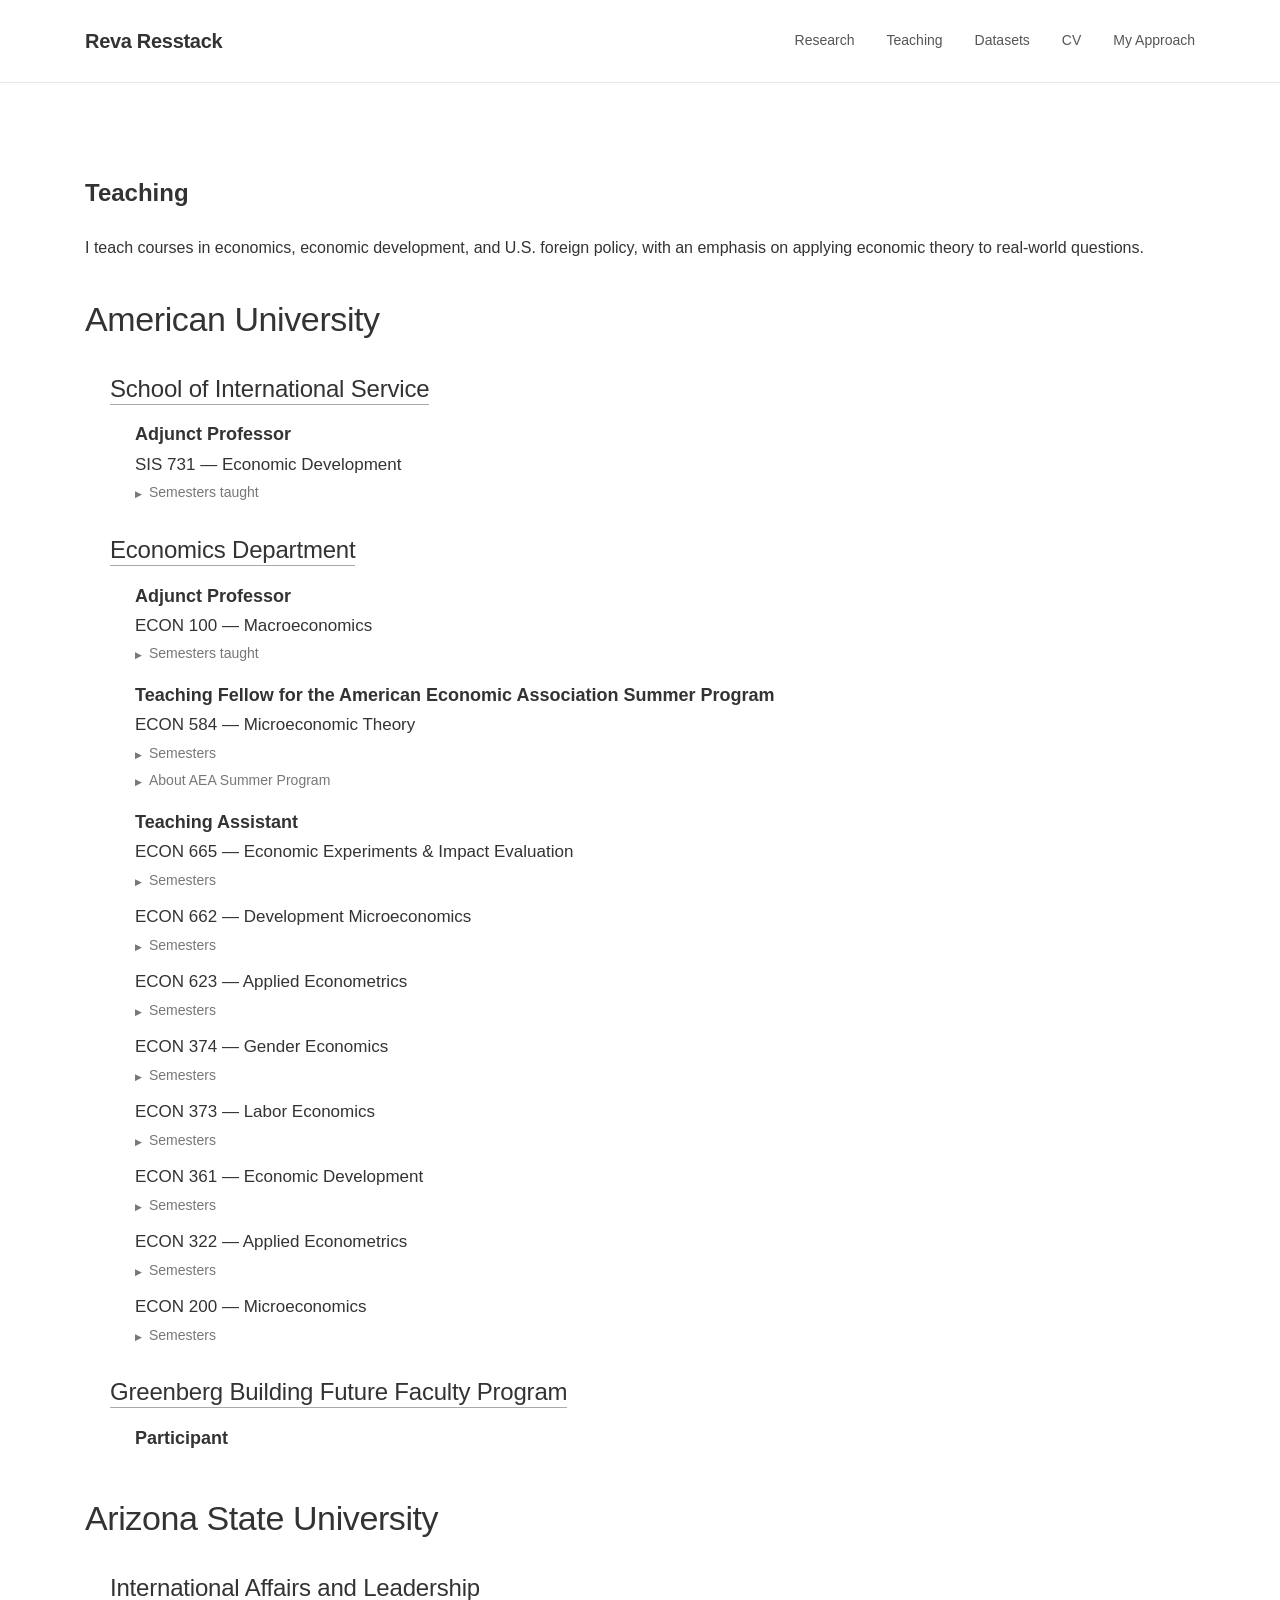
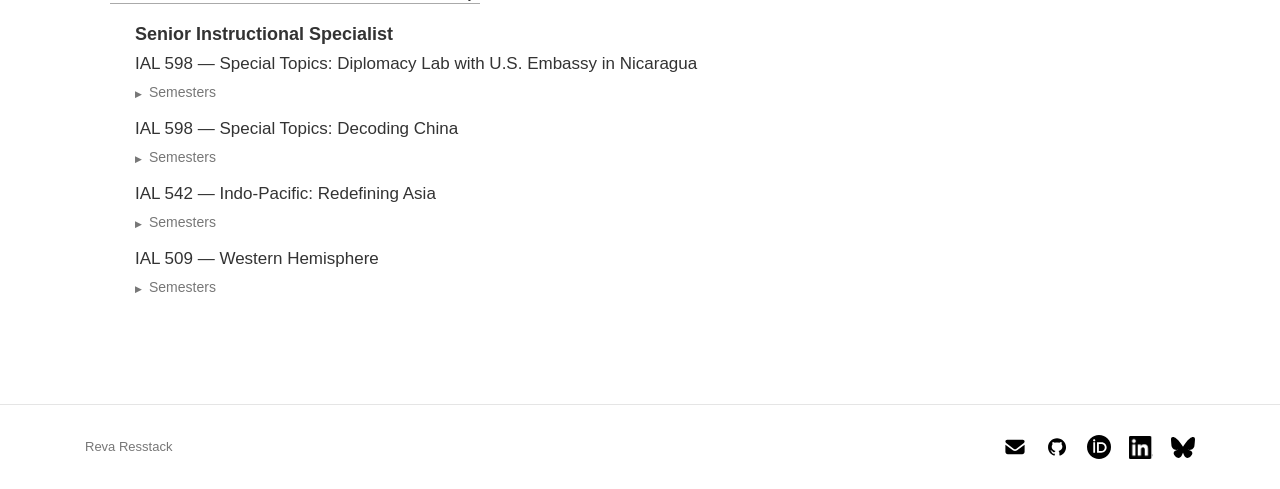
<file: teaching.html>
<!DOCTYPE html>
<html lang="en">

<head>
    <meta charset="UTF-8">
    <meta name="viewport" content="width=device-width, initial-scale=1.0">

    <title>Teaching | Reva Resstack</title>

    <link rel="stylesheet" href="style.css">
</head>

<body>

    <header>
        <nav>
            <div class="nav-container">

                <a class="site-name" href="index.html">
                    Reva Resstack
                </a>

                <div class="nav-links">
                    <a href="research.html">Research</a>
                    <a href="teaching.html">Teaching</a>
                    <a href="datasets.html">Datasets</a>
                    <a href="cv.html">CV</a>
                    <!-- <a href="news.html">News</a> -->
                    <a href="myapproach.html">My Approach</a>
                </div>

            </div>
        </nav>
    </header>


    <main class="page-container">

        <section class="page-header">

            <h1>Teaching</h1>

            <p>
                I teach courses in economics, economic development, and U.S.
                foreign policy, with an emphasis on applying economic theory
                to real-world questions.
            </p>

        </section>


        <section class="teaching-section">


            <!-- ===================================================== -->
            <!-- AMERICAN UNIVERSITY -->
            <!-- ===================================================== -->

            <h2>American University</h2>


            <!-- SCHOOL OF INTERNATIONAL SERVICE -->

            <div class="institution-section">

                <h3>
                  <a
                      href="https://www.american.edu/sis/"
                      target="_blank"
                      rel="noopener noreferrer"
                      class="institution-link"
                  >
                      School of International Service
                  </a>
              </h3>

                <div class="position-section">

                    <h4>Adjunct Professor</h4>

                    <div class="course">

                        <strong>SIS 731</strong> — Economic Development

                        <details class="semester-box">

                            <summary>Semesters taught</summary>

                            <p>
                                AY26-27: Fall <br>
                                AY25-26: Spring
                            </p>

                        </details>

                    </div>

                </div>

            </div>


            <!-- ECONOMICS DEPARTMENT -->

            <div class="institution-section">
            
                <h3>
                  <a
                      href="https://www.american.edu/cas/economics/"
                      target="_blank"
                      rel="noopener noreferrer"
                      class="institution-link"
                  >
                      Economics Department
                  </a>
              </h3>
            
            
                <!-- ADJUNCT PROFESSOR -->
            
                <div class="position-section">
            
                    <h4>Adjunct Professor</h4>
            
                    <div class="course">
            
                        <strong>ECON 100</strong> — Macroeconomics
            
                        <details class="semester-box">
            
                            <summary>Semesters taught</summary>
            
                            <p>
                                AY25-26: Summer
                            </p>
            
                        </details>
            
                    </div>
            
                </div>
            
            
                <!-- TEACHING FELLOW -->
            
                <div class="position-section">
            
                    <h4>Teaching Fellow for the American Economic Association Summer Program</h4>
            
                    <div class="course">
            
                        <strong>ECON 584</strong> — Microeconomic Theory
            
                        <details class="semester-box">
            
                            <summary>Semesters</summary>
            
                            <p>
                                AY25-26: Summer
                            </p>
            
                        </details>
            
            
                        <details class="semester-box">

                            <summary>About AEA Summer Program</summary>
                        
                            <p>
                                The
                                <a
                                    href="https://www.aeaweb.org/about-aea/committees/aeasp"
                                    target="_blank"
                                    rel="noopener noreferrer"
                                    class="program-link"
                                >
                                    AEA Summer Training and Scholarship Program
                                </a>
                                is an intensive eight-week program designed to prepare talented
                                undergraduate students for doctoral study in economics and related fields.
                                The program is currently hosted by American University and provides
                                intensive training in microeconomics, mathematics, econometrics,
                                and research methods.
                            </p>
                        
                            <img
                                src="images/AEA-Summer-Program-2026.jpg"
                                alt="AEA Summer Training Program 2026"
                                class="teaching-photo"
                            >
                        
                        </details>
            
                    </div>
            
                </div>
            
            
                <!-- TEACHING ASSISTANT -->
            
                <div class="position-section">
            
                    <h4>Teaching Assistant</h4>
            
                    <div class="course">
            
            
                        <div class="course-item">
            
                            <strong>ECON 665</strong> —
                            Economic Experiments &amp; Impact Evaluation
            
                            <details class="semester-box">
            
                                <summary>Semesters</summary>
            
                                <p>
                                    AY24-25: Fall
                                </p>
            
                            </details>
            
                        </div>
            
            
                        <div class="course-item">
            
                            <strong>ECON 662</strong> —
                            Development Microeconomics
            
                            <details class="semester-box">
            
                                <summary>Semesters</summary>
            
                                <p>
                                    AY25-26: Fall
                                </p>
            
                            </details>
            
                        </div>
            
            
                        <div class="course-item">
            
                            <strong>ECON 623</strong> —
                            Applied Econometrics
            
                            <details class="semester-box">
            
                                <summary>Semesters</summary>
            
                                <p>
                                    AY25-26: Spring
                                </p>
            
                            </details>
            
                        </div>
            
            
                        <div class="course-item">
            
                            <strong>ECON 374</strong> —
                            Gender Economics
            
                            <details class="semester-box">
            
                                <summary>Semesters</summary>
            
                                <p>
                                    AY24-25: Fall <br>
                                    AY23-24: Spring
                                </p>
            
                            </details>
            
                        </div>
            
            
                        <div class="course-item">
            
                            <strong>ECON 373</strong> —
                            Labor Economics
            
                            <details class="semester-box">
            
                                <summary>Semesters</summary>
            
                                <p>
                                    AY23-24: Spring <br>
                                    AY22-23: Spring
                                </p>
            
                            </details>
            
                        </div>
            
            
                        <div class="course-item">
            
                            <strong>ECON 361</strong> —
                            Economic Development
            
                            <details class="semester-box">
            
                                <summary>Semesters</summary>
            
                                <p>
                                    AY25-26: Fall <br>
                                    AY24-25: Spring <br>
                                    AY22-23: Spring
                                </p>
            
                            </details>
            
                        </div>
            
            
                        <div class="course-item">
            
                            <strong>ECON 322</strong> —
                            Applied Econometrics
            
                            <details class="semester-box">
            
                                <summary>Semesters</summary>
            
                                <p>
                                    AY24-25: Fall <br>
                                    AY23-24: Fall, Spring <br>
                                    AY22-23: Spring
                                </p>
            
                            </details>
            
                        </div>
            
            
                        <div class="course-item">
            
                            <strong>ECON 200</strong> —
                            Microeconomics
            
                            <details class="semester-box">
            
                                <summary>Semesters</summary>
            
                                <p>
                                    AY24-25: Spring <br>
                                    AY22-23: Fall
                                </p>
            
                            </details>
            
                        </div>
            
            
                    </div>
            
                </div>
            
            </div>
            <!-- END ECONOMICS DEPARTMENT -->
            
            
            <!-- GREENBERG BUILDING FUTURE FACULTY PROGRAM -->
            
            <div class="institution-section">
            
                <h3>
                  <a
                            href="https://edspace.american.edu/ctrl/gbff/"
                            target="_blank"
                            rel="noopener noreferrer"
                            class="institution-link"
                        >
                    Greenberg Building Future Faculty Program
                  </a>
                </h3>
            
                <div class="position-section">
            
                    <h4>Participant</h4>
              
                </div>
            
            </div>

            <!-- ===================================================== -->
            <!-- ARIZONA STATE UNIVERSITY -->
            <!-- ===================================================== -->

            <h2>Arizona State University</h2>


            <div class="institution-section">

                <h3>
                  <a
                      href="https://degrees.asu.edu/masters-phd/major/ASU00/LAIALMA/international-affairs-and-leadership-ma"
                      target="_blank"
                      rel="noopener noreferrer"
                      class="institution-link"
                  >
                      International Affairs and Leadership
                  </a>
              </h3>
              
              <div class="position-section">
                
                <h4>Senior Instructional Specialist</h4>

                <div class="course-item">

                    <strong>IAL 598</strong> —
                    Special Topics: Diplomacy Lab with U.S. Embassy in Nicaragua

                    <details class="semester-box">

                        <summary>Semesters</summary>

                        <p>
                            AY26-27: Fall
                        </p>

                    </details>

                </div>


                <div class="course-item">

                    <strong>IAL 598</strong> —
                    Special Topics: Decoding China

                    <details class="semester-box">

                        <summary>Semesters</summary>

                        <p>
                            AY24-25: Spring
                        </p>

                    </details>

                </div>


                <div class="course-item">

                    <strong>IAL 542</strong> —
                    Indo-Pacific: Redefining Asia

                    <details class="semester-box">

                        <summary>Semesters</summary>

                        <p>
                            AY26-27: Spring
                        </p>

                    </details>

                </div>


                <div class="course-item">

                    <strong>IAL 509</strong> —
                    Western Hemisphere

                    <details class="semester-box">

                        <summary>Semesters</summary>

                        <p>
                            AY26-27: Fall <br>
                            AY25-26: Fall, Spring <br>
                            AY24-25: Spring
                        </p>

                    </details>

                </div>

            </div>

            </div>

        </section>

    </main>

  
<footer>

    <div class="footer-container">

        <p>Reva Resstack</p>

        <div class="footer-links">

            <!-- Email -->
            <a href="mailto:reva.resstack@american.edu"
               aria-label="Email">

                <svg xmlns="http://www.w3.org/2000/svg"
                     viewBox="0 0 640 640"
                     aria-hidden="true">
                    <path d="M112 128C85.5 128 64 149.5 64 176C64 191.1 71.1 205.3 83.2 214.4L291.2 370.4C308.3 383.2 331.7 383.2 348.8 370.4L556.8 214.4C568.9 205.3 576 191.1 576 176C576 149.5 554.5 128 528 128L112 128zM64 260L64 448C64 483.3 92.7 512 128 512L512 512C547.3 512 576 483.3 576 448L576 260L377.6 408.8C343.5 434.4 296.5 434.4 262.4 408.8L64 260z"/>
                </svg>

            </a>


            <!-- GitHub -->
            <a href="https://github.com/rresstack"
               target="_blank"
               rel="noopener"
               aria-label="GitHub">

                <img src="images/GitHub_Invertocat_Black_Clearspace.svg" alt="GitHub">

            </a>


            <!-- ORCID -->
            <a href="https://orcid.org/0009-0002-9547-4067"
               target="_blank"
               rel="noopener"
               aria-label="ORCID">

                <img src="images/ORCID-iD_icon_BW_vector.svg" alt="ORCID">

            </a>


            <!-- LinkedIn -->
            <a href="https://www.linkedin.com/in/reva-resstack/"
               target="_blank"
               rel="noopener"
               aria-label="LinkedIn">

                <img src="images/InBug-Black.png" alt="LinkedIn">

            </a>


            <!-- Bluesky -->
            <a href="https://bsky.app/profile/rresstack.bsky.social"
               target="_blank"
               rel="noopener"
               aria-label="Bluesky">

                <img src="images/bluesky_media_kit_logo_transparent_4.svg" alt="Bluesky">

            </a>

        </div>

    </div>

</footer>

</body>

</html>
</file>
<file: style.css>
/* =====================================
   GENERAL
   ===================================== */

* {
    box-sizing: border-box;
    font-family: Arial;
}

body {
    margin: 0;

    font-family: Arial;

    color: #333;

    background: #fff;

    line-height: 1.7;
}

a {
    color: inherit;
    text-decoration: none;
}

a:hover {
    text-decoration: none;
}


/* =====================================
   NAVIGATION
   ===================================== */

nav {
    border-bottom: 1px solid #e8e8e8;

    background: #fff;
}

.nav-container {
    max-width: 1180px;

    margin: 0 auto;

    padding: 24px 35px;

    display: flex;

    justify-content: space-between;

    align-items: center;
}

.site-name {
    font-size: 20px;

    font-weight: 600;

    letter-spacing: -0.3px;
}

.nav-links {
    display: flex;

    gap: 32px;
}

.nav-links a {
    font-size: 14px;

    color: #555;

    transition: color 0.2s ease;
}

.nav-links a:hover {
    color: #111;
}


/* =====================================
   MAIN
   ===================================== */

main {
    max-width: 1180px;

    margin: 0 auto;

    padding: 70px 35px 80px;
}


/* =====================================
   HERO
   ===================================== */

.hero {
    display: grid;

    grid-template-columns: 360px 1fr;

    gap: 65px;

    align-items: center;

    padding: 35px 0 95px;
}

.hero-image {
    display: flex;

    justify-content: center;

    align-items: center;
}

.hero-image img {
    width: 300px;

    height: 300px;

    object-fit: cover;

    border-radius: 50%;
}

.hero-text h1 {
    margin: 0 0 8px;

    font-size: 54px;

    font-weight: normal;

    letter-spacing: -1.5px;

    line-height: 1.1;
}

.hero-text h2 {
    margin: 0;

    font-size: 21px;

    font-weight: 400;

    color: #555;
}

.affiliation {
    margin-top: 4px;

    font-size: 16px;

    color: #777;
}

.hero-text p {
    max-width: 720px;

    font-size: 18px;

    line-height: 1.75;
}

.hero-text .intro {
    margin-top: 35px;

    font-size: 21px;

    line-height: 1.65;
}


/* =====================================
   HERO LINKS
   ===================================== */

.hero-links {
    display: flex;

    align-items: center;

    gap: 24px;

    margin-top: 32px;
}

.button {
    display: inline-block;

    padding: 10px 22px;

    background: #333;

    color: #fff;

    border-radius: 4px;

    font-size: 14px;

    font-weight: 500;

    transition: all 0.2s ease;
}

/*
.button:hover {
    background: #555;

    transform: translateY(-1px);
}
*/

.text-link {
    font-size: 14px;

    font-weight: 500;

    color: #444;
}

.text-link:hover {
    color: #111;

    text-decoration: underline;
}

/* =====================================
   RESEARCH SECTION
   ===================================== */

.section {
    width: 100%;
    border-top: 1px solid #e5e5e5;

    padding: 70px 5%;
}

.section-label {
    margin-bottom: 18px;

    font-size: 20px;
    font-weight: 600;

    letter-spacing: 2.2px;

    color: #888;
}

.section h1 {
    max-width: 1200px;

    margin: 0 0 20px;

    font-size: 40px;
    font-weight: normal;

    line-height: 1.3;

    letter-spacing: -0.5px;
}

.section h2 {
    max-width: 1200px;

    margin: 0 0 20px;

    font-size: 40px;
    font-weight: normal;

    line-height: 1.3;

    letter-spacing: -0.5px;
}

.wide-text {
    max-width: 1200px;

    font-size: 18px;
    line-height: 1.8;
}

.arrow-link {
    display: inline-block;

    margin-top: 12px;

    font-size: 14px;
    font-weight: 500;

    color: #444;
}

.arrow-link:hover {
    color: #111;
    text-decoration: underline;
}

.page-header p {
    max-width: 100%;
}


/* =====================================
   COAUTHORS
   ===================================== */

.coauthors {
    margin-top: -8px;
    margin-bottom: 18px;

    font-size: 0.95rem;
}

.coauthors a {
    color: inherit;

    text-decoration: underline;
    text-underline-offset: 3px;
}

.coauthors a:hover {
    opacity: 0.7;
}


/* =====================================
   WORKS IN PROGRESS
   ===================================== */

.paper {
    margin-bottom: 55px;
}

.paper h2 {
    max-width: 1200px;

    margin: 0 0 8px 0;

    font-size: 23px;
    line-height: 1.25;
    font-weight: 500;
}


/* Job Market Paper */

.paper-label {
    margin-bottom: 12px;

    font-size: 13px;
    font-weight: 600;

    letter-spacing: 2px;

    color: #888;
}


/* =========================================================
   RESEARCH PAGE — INTRO
   ========================================================= */

.research-intro {
    width: 100%;

    padding-bottom: 60px;
}


/* Section labels */

.works-section .section-label,
.research-intro .section-label {
    margin-bottom: 32px;

    font-size: 20px;
    font-weight: 600;

    letter-spacing: 3px;

    color: #888;
}


/* Main research heading */

.research-intro h1 {
    max-width: 1400px;

    margin: 0 0 24px;

    font-size: 40px;
    font-weight: 400;

    line-height: 1.3;
    letter-spacing: -0.5px;
}

.research-title {
    white-space: nowrap;
    font-size: 3rem;
}


/* Introduction paragraph */

.research-intro > p {
    max-width: 1400px;

    margin: 0;

    font-size: 18px;
    line-height: 1.7;
}


/* =========================================================
   WORKS IN PROGRESS SECTION
   ========================================================= */

.works-section {
    padding-top: 50px;
}


/* =========================================================
   PAPER CARDS
   ========================================================= */

.paper-card {
    width: 100%;
    max-width: 1400px;

    margin-bottom: 28px;
    padding: 30px 34px;

    border: 1px solid #e2e2e2;
    border-radius: 6px;

    background: #ffffff;

    box-shadow: 0 2px 8px rgba(0, 0, 0, 0.04);
}


/* Hover effect */

.paper-card:hover {
    box-shadow: 0 4px 14px rgba(0, 0, 0, 0.07);
}


/* Job market paper */

.job-market-card {
    border-left: 4px solid #555;
}


/* Paper titles */

.paper-card h2 {
    max-width: 100%;

    margin: 0 0 16px;

    font-size: 27px;
    font-weight: 400;

    line-height: 1.35;

    color: #333;
}

.draft-note {
    margin: -4px 0 16px;

    font-size: 15px;
    font-style: italic;

    color: #666;
}

/* =========================================================
   ABSTRACT
   ========================================================= */

.abstract-box {
    margin-top: 4px;
}


/* Abstract button */

.abstract-box summary {
    display: inline-block;

    cursor: pointer;

    font-size: 15px;
    font-weight: 500;

    color: #555;

    list-style-position: outside;
}


/* Remove default marker in some browsers */

.abstract-box summary::-webkit-details-marker {
    display: none;
}

.abstract-box summary::marker {
    font-size: 12px;
}


/* Abstract arrow */

.abstract-box summary::before {
    content: "▶";

    font-size: 10px;
    margin-right: 7px;
}

.abstract-box[open] summary::before {
    content: "▼";
}


/* Hover */

.abstract-box summary:hover {
    color: #222;
}


/* Abstract text */

.abstract-box p {
    max-width: 900px;

    margin: 18px 0 0;

    font-size: 16px;
    line-height: 1.7;

    color: #555;
}


/* =========================================================
   PAPER LINK
   ========================================================= */

.paper-link {
    display: inline-block;

    margin-top: 22px;

    font-size: 15px;
    font-weight: 600;

    color: #444;

    text-decoration: none;
}

/* =====================================
   RESEARCH AREAS
   ===================================== */

.research-areas {
    display: grid;

    grid-template-columns: repeat(4, 1fr);

    gap: 35px;

    padding: 20px 0 75px;
}

.area {
    display: flex;

    justify-content: center;

    align-items: center;
}

.area-circle {
    display: flex;
    align-items: center;
    justify-content: center;

    width: 190px;
    height: 45px;

    border: 1px solid #333;
    border-radius: 25px;

    font-size: 16px;
    text-align: center;
}

/*
.area-circle:hover {
    background: #f7f7f7;
}
*/
.area h3 {
    margin: 0 0 10px;

    font-size: 22px;

    font-weight: normal;
}

.area p {
    margin: 0;

    max-width: 300px;

    color: #666;

    font-size: 16px;

    line-height: 1.7;
}


/* =========================
   TEACHING PAGE
   ========================= */

.teaching-section {
    max-width: 950px;
    margin-top: 30px;
}


/* -------------------------
   Institution
   ------------------------- */

.teaching-section h2 {
    font-size: 34px;
    font-weight: 500;

    margin-top: 40px;
    margin-bottom: 20px;

    letter-spacing: -0.4px;
}

.teaching-section h2:first-child {
    margin-top: 0;
}


/* -------------------------
   Department / School
   ------------------------- */

.institution-section {
    margin-left: 25px;
    margin-bottom: 25px;
}

.institution-section h3 {
    font-size: 24px;
    font-weight: 500;

    margin-top: 0;
    margin-bottom: 14px;

    letter-spacing: -0.2px;
}


/* -------------------------
   Positions
   ------------------------- */

.position-section {
    margin-left: 25px;
    margin-bottom: 18px;
}

.position-section h4 {
    font-size: 18px;
    font-weight: 600;

    margin-top: 0;
    margin-bottom: 5px;

    line-height: 1.3;
}


/* -------------------------
   Courses
   ------------------------- */

.course {
    font-size: 17px;
    line-height: 1.5;
}

.course-item {
    font-size: 17px;
    line-height: 1.5;
    margin-bottom: 12px;
}

.course strong,
.course-item strong {
    font-weight: 400;
}


/* -------------------------
   Semester Dropdown
   ------------------------- */

.semester-box {
    margin-top: 2px;
}

.semester-box summary {
    display: inline-block;

    cursor: pointer;

    font-size: 14px;
    color: #777;

    list-style: none;

    transition: color 0.2s ease;
}

.semester-box summary:hover {
    color: #333;
}

.semester-box summary::-webkit-details-marker {
    display: none;
}

.semester-box summary::before {
    content: "▶";

    font-size: 9px;
    margin-right: 7px;
}

.semester-box[open] summary::before {
    content: "▼";
}

.semester-box p {
    margin-top: 5px;
    margin-bottom: 0;

    font-size: 14px;
    line-height: 1.5;

    color: #666;
}


/* -------------------------
   Greenberg Seminars Link
   ------------------------- */

.program-link {
    display: inline-block;

    margin-top: 0;

    font-size: 16px;
    color: #555;

    border-bottom: 1px solid #aaa;
    padding-bottom: 2px;

    transition: all 0.2s ease;
}

.program-link:hover {
    color: #111;
    border-bottom-color: #333;
}

/* -------------------------
   Institution Links
   ------------------------- */

.institution-link {
    color: inherit;
    text-decoration: none;

    border-bottom: 1px solid #aaa;
    padding-bottom: 2px;

    transition: all 0.2s ease;
}

.institution-link:hover {
    color: #111;
    border-bottom-color: #333;
}

/* -------------------------
   AEA Summer Program
   ------------------------- */

.aea-program {
    margin-top: 8px;
}

.aea-program p {
    max-width: 700px;

    font-size: 15px;
    line-height: 1.6;

    color: #555;
}


/* AEA photo */

.teaching-photo {
    display: block;

    width: 75%;
    max-width: 700px;

    height: auto;

    margin-top: 15px;

    border-radius: 4px;
}


/* -------------------------
   General Teaching Links
   ------------------------- */

.teaching-section a {
    color: inherit;
}

.teaching-section a:hover {
    color: #111;
}
/* =========================
   DATASETS PAGE
   ========================= */

.datasets-section {
    max-width: 1000px;
    margin-top: 50px;
}

.dataset-row {
    display: grid;

    grid-template-columns: 380px 1fr;

    gap: 40px;

    margin-bottom: 75px;

    align-items: start;
}

.dataset-image {
    width: 100%;
}

.dataset-image img {
    display: block;

    width: 100%;

    height: auto;

    object-fit: contain;
}

.dataset-content h2 {
    font-size: 26px;
    line-height: 1.35;
    font-weight: 500;

    margin: 0 0 10px 0;
}

.dataset-authors {
    font-size: 16px;

    margin: 0 0 5px 0;
}

.dataset-institution {
    font-size: 15px;

    color: #777;

    margin: 0 0 18px 0;
}

.dataset-content p {
    font-size: 16px;
    line-height: 1.7;

    max-width: 650px;
}

.dataset-link {
    display: inline-block;

    margin-top: 8px;

    font-size: 15px;

    color: #444;

    text-decoration: none;

    border-bottom: 1px solid #aaa;

    padding-bottom: 2px;
}

.dataset-link:hover {
    border-bottom-color: #333;
}

.dataset-note {
    font-size: 14px !important;
    color: #777;
    margin-top: 12px;
}

/* =====================================
   COMMUNITY PHOTO
   ===================================== */

.community {
    padding: 20px 0 30px;

    text-align: center;
}

.community img {
    width: 65%;

    max-width: 720px;

    height: auto;

    display: inline-block;

    object-fit: cover;
}

/* =====================================
   FOOTER
   ===================================== */

footer {
    border-top: 1px solid #e5e5e5;
}

.footer-container {
    max-width: 1180px;
    margin: 0 auto;
    padding: 30px 35px;

    display: flex;
    justify-content: space-between;
    align-items: center;

    font-size: 13px;
    color: #777;
}

.footer-container p {
    margin: 0;
}

.footer-links {
    display: flex;
    align-items: center;
    gap: 18px;
}

.footer-links a {
    display: flex;
    align-items: center;
    justify-content: center;

    color: #000;
    text-decoration: none;
}

.footer-links img,
.footer-links svg {
    width: 24px;
    height: 24px;
    display: block;
    object-fit: contain;
}

.footer-links svg {
    fill: currentColor;
}

.footer-links a:hover {
    color: #777;
}

.footer-links img {
    transition: opacity 0.2s ease;
}

.footer-links a:hover img {
    opacity: 0.65;
}

/* =====================================
   MOBILE
   ===================================== */

@media (max-width: 800px) {

    .nav-container {
        flex-direction: column;

        gap: 18px;
    }

    .nav-links {
        flex-wrap: wrap;

        justify-content: center;

        gap: 16px;
    }

    main {
        padding: 45px 22px 60px;
    }

    .hero {
        grid-template-columns: 1fr;

        gap: 35px;

        text-align: center;

        padding-top: 15px;

        padding-bottom: 70px;
    }

    .hero-image img {
        width: 190px;

        height: 190px;
    }

    .hero-text p {
        margin-left: auto;

        margin-right: auto;
    }

    .hero-links {
        justify-content: center;
    }

    .research-areas {
    grid-template-columns: 1fr 1fr;

    gap: 35px 20px;
    }

    .area p {
        max-width: none;
    }

    .community img {
        width: 100%;
    }

    .footer-container {
        flex-direction: column;

        gap: 15px;
    }
    
      /* Teaching and datasets on mobile */
        
      .teaching-section {
          margin-top: 35px;
      }
      
      .teaching-section h2 {
          font-size: 29px;
          margin-top: 55px;
          margin-bottom: 30px;
      }
      
      .institution-section {
          margin-left: 10px;
          margin-bottom: 45px;
      }
      
      .institution-section h3 {
          font-size: 21px;
          margin-bottom: 24px;
      }
      
      .position-section {
          margin-left: 10px;
          margin-bottom: 30px;
      }
      
      .position-section h4 {
          font-size: 17px;
      }
      
      .course,
      .course-item {
          font-size: 16px;
      }
      
      .teaching-photo {
          width: 100%;
          max-width: 600px;
      }
  
    .dataset-row {
        grid-template-columns: 1fr;
    
        gap: 25px;
    
        margin-bottom: 60px;
    }
    
    .dataset-image {
        max-width: 500px;
    }

}

/* =========================
   MY APPROACH TIMELINE
   ========================= */

/* -------------------------
   My Approach Introduction
   ------------------------- */

.about-header {
    max-width: 1100px;
}

.about-header p {
    max-width: 1000px;

    margin: 0;

    font-size: 18px;

    line-height: 1.7;
}


/* -------------------------
   Timeline Container
   ------------------------- */

.timeline {
    position: relative;

    max-width: 1000px;

    margin: 75px auto 0 auto;

    padding-left: 90px;
}


/* Vertical line */

.timeline::before {
    content: "";

    position: absolute;

    left: 15px;

    top: 8px;

    bottom: 0;

    width: 1px;

    background: #d8d8d8;
}


/* -------------------------
   Timeline Item
   ------------------------- */

.timeline-item {
    position: relative;

    margin-bottom: 60px;
}

.timeline-item:last-child {
    margin-bottom: 0;
}

.timeline-item:last-child::before {
    content: "";

    position: absolute;

    left: -76px;

    top: 14px;

    bottom: 0;

    width: 3px;

    background: white;

    z-index: 1;
}


/* -------------------------
   Timeline Marker
   ------------------------- */

.timeline-marker {
    position: absolute;

    left: -90px;

    top: 7px;

    width: 31px;
    height: 20px;

    z-index: 2;
}


/* Circle */

.timeline-marker::after {
    content: "";

    position: absolute;

    left: 9px;
    top: 0;

    width: 13px;
    height: 13px;

    border-radius: 50%;

    background: #777;
}


/* -------------------------
   Timeline Content
   ------------------------- */

.timeline-content {
    position: relative;

    top: -6px;

    max-width: 900px;
}

.timeline-content h2 {
    font-size: 25px;

    font-weight: 500;

    margin: 0 0 12px 0;

    letter-spacing: -0.3px;
}

.timeline-content p {
    font-size: 17px;

    line-height: 1.7;

    margin: 0;

    max-width: 900px;
}


/* -------------------------
   Links
   ------------------------- */

.timeline-content a {
    color: inherit;

    text-decoration: none;

    border-bottom: 1px solid #aaa;

    transition: border-color 0.2s ease;
}

.timeline-content a:hover {
    border-bottom-color: #333;
}


/* -------------------------
   Timeline Designation
   ------------------------- */

.timeline-label {
    margin-bottom: 5px;

    font-size: 12px;
    font-weight: 600;

    letter-spacing: 2px;

    color: #888;

    text-transform: uppercase;
}


/* -------------------------
   Timeline Photo
   ------------------------- */

.timeline-photo {
    max-width: 900px;

    margin: 20px auto 0 auto;

    display: flex;
    justify-content: center;
    gap: 15px;
}

.timeline-photo img {
    display: block;

    width: 45%;
    max-width: 400px;

    height: auto;

    border: 1px solid #e5e5e5;

    border-radius: 4px;
}

/* -------------------------
   Paper Links
   ------------------------- */

.paper-link:hover {
    text-decoration: underline;
}

/* -------------------------
   For CV PDF
   ------------------------- */

.cv-container {
    width: 100%;
    min-height: 100vh;
    padding: 30px 5%;
    box-sizing: border-box;
}

.cv-container iframe {
    display: block;
    width: 100%;
    height: calc(100vh - 60px);
    border: none;
}
</file>
